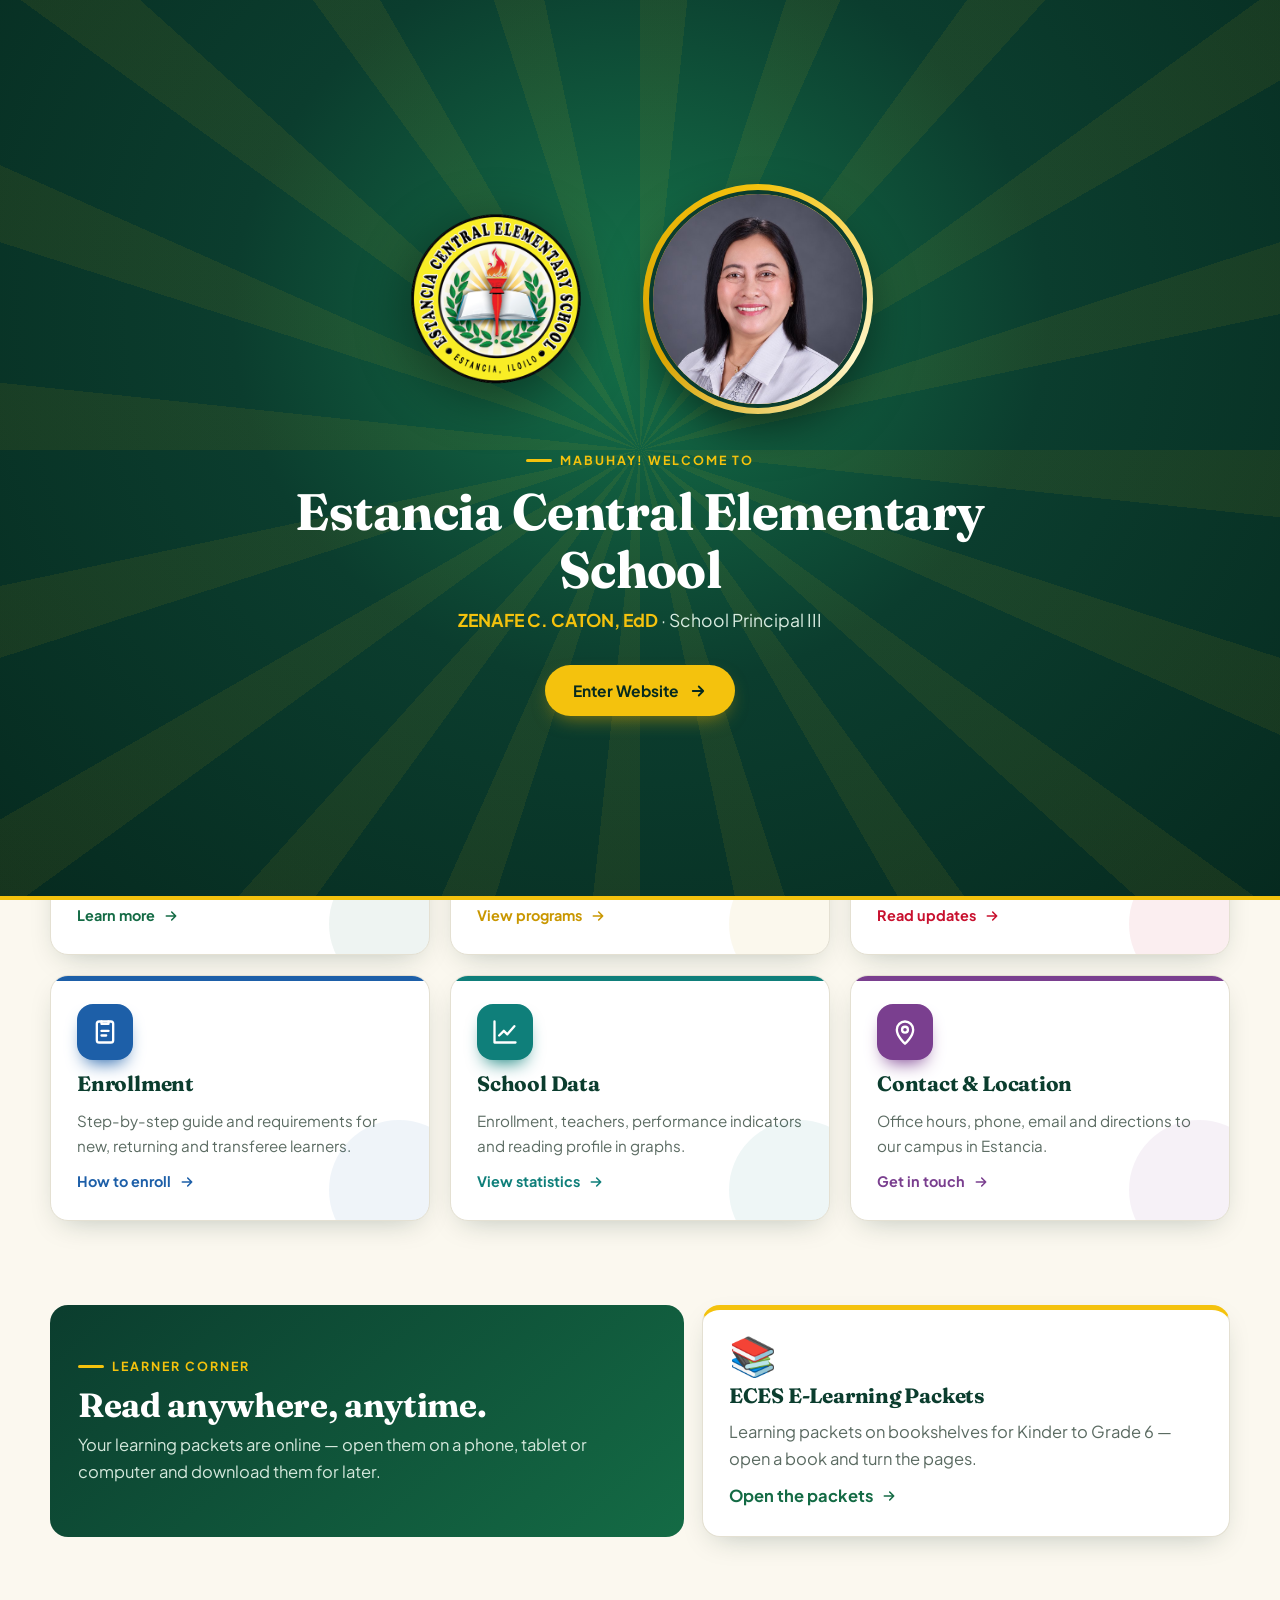
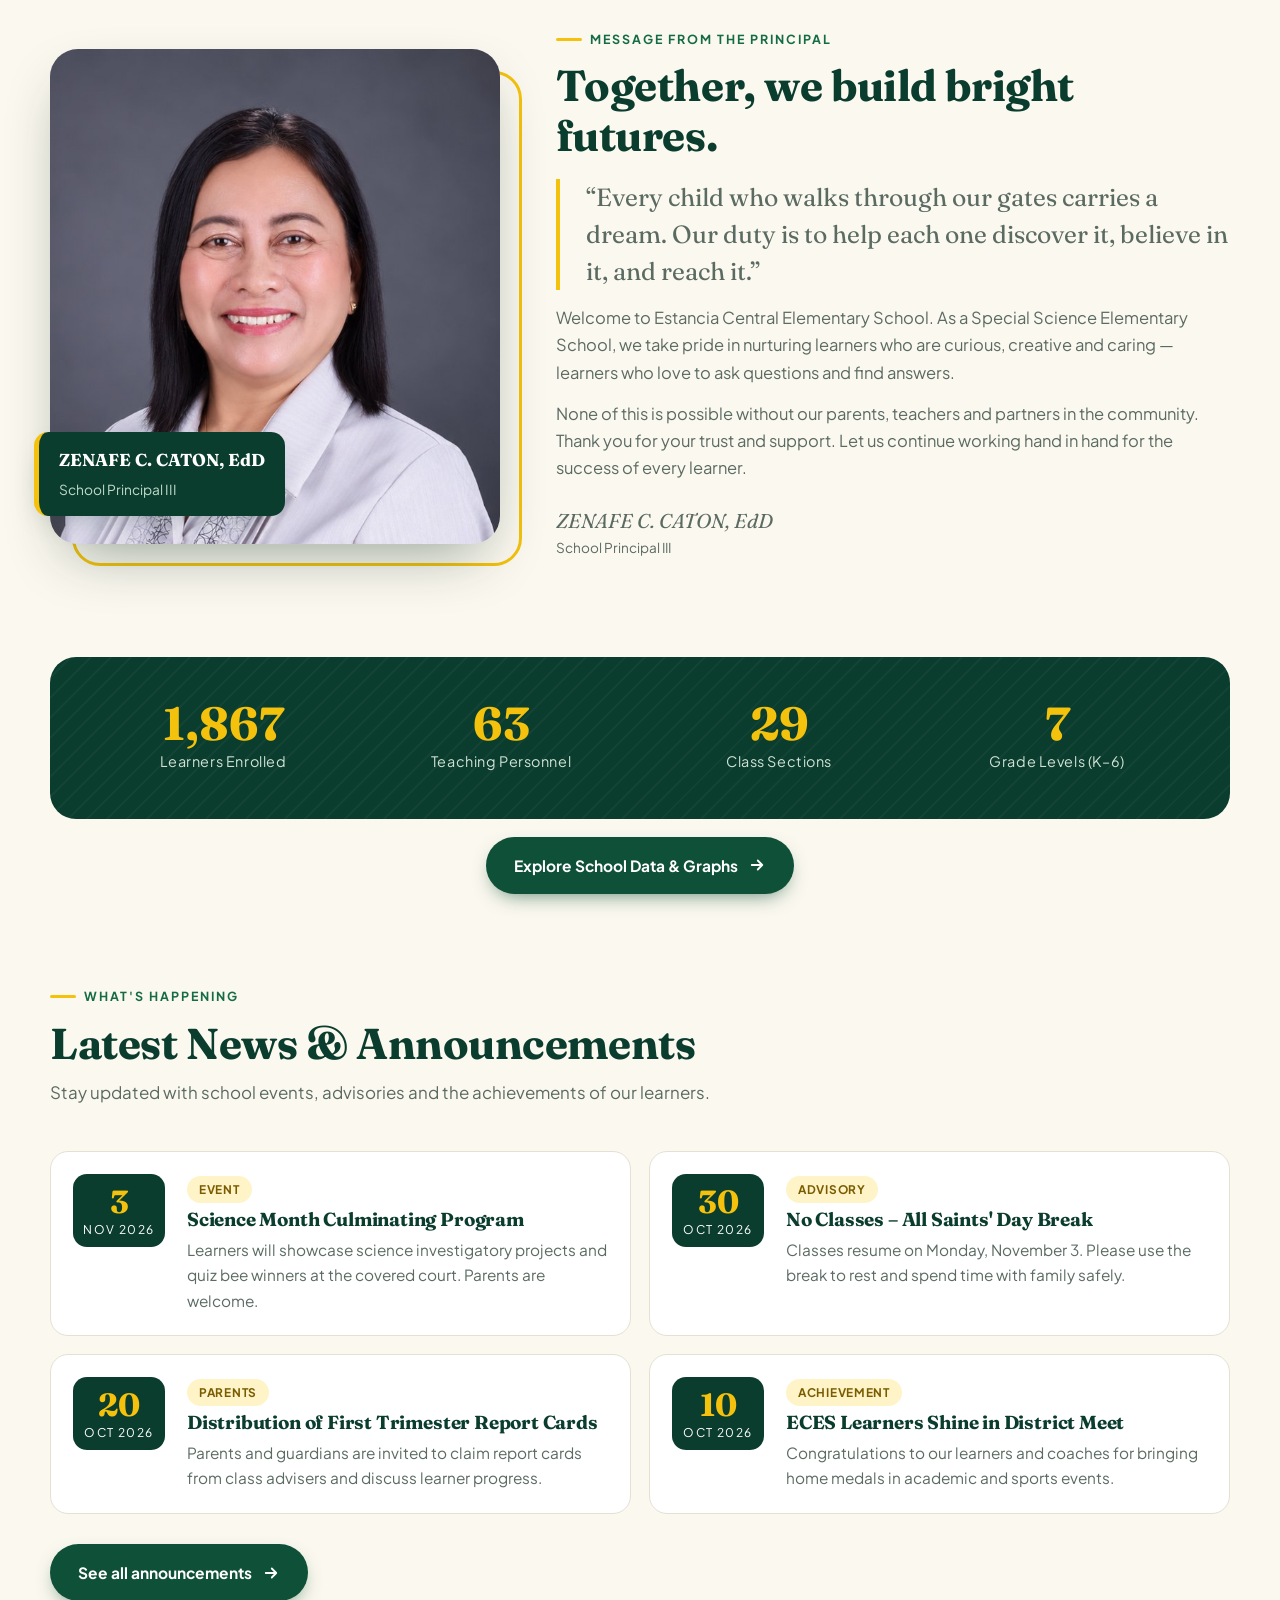
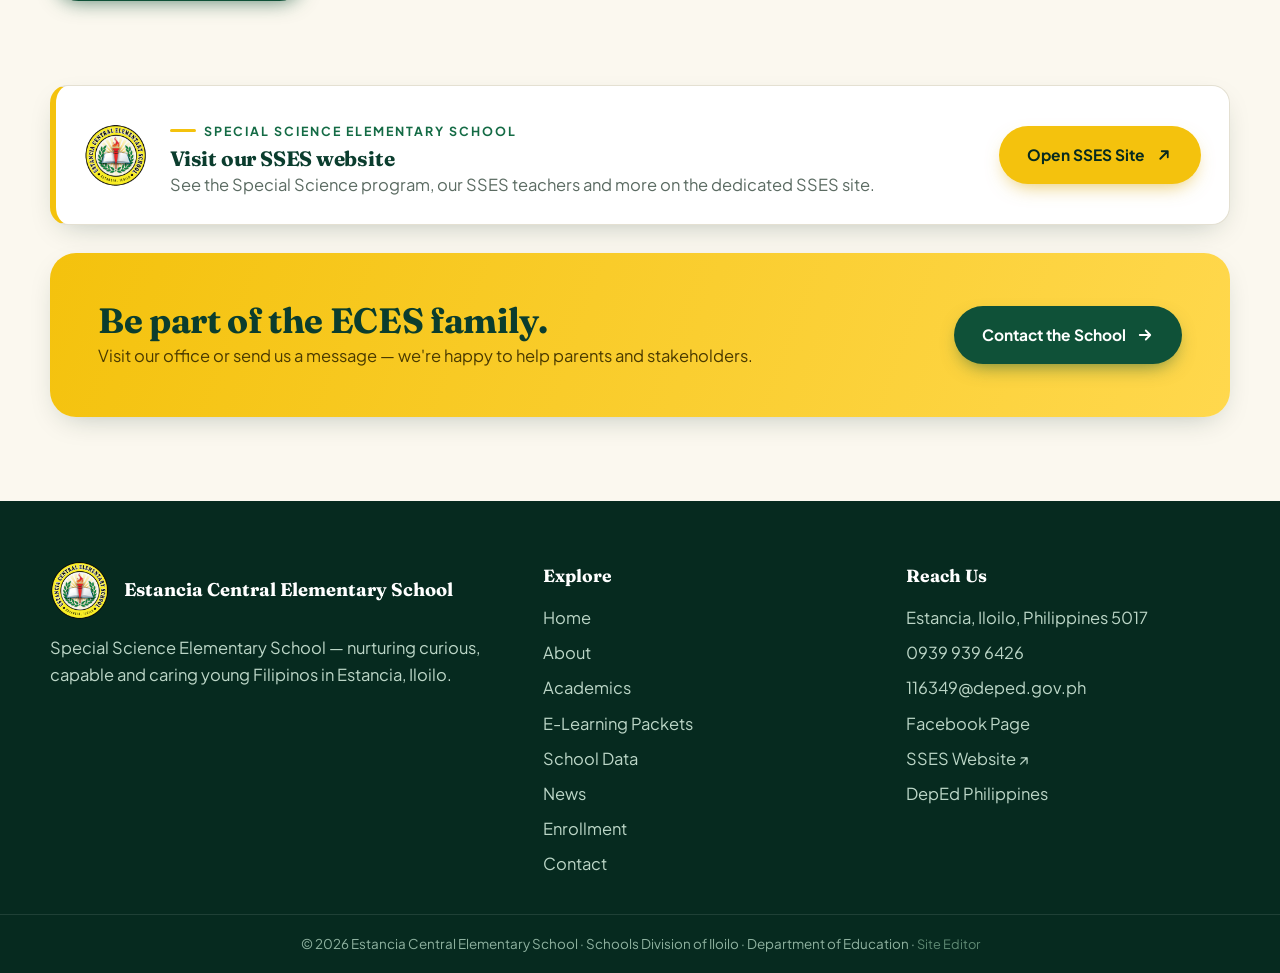
<file: index.html>
<!doctype html>
<html lang="en">
<head>
<meta charset="utf-8">
<meta name="viewport" content="width=device-width,initial-scale=1">
<title>Estancia Central Elementary School | Official Infosite</title>
<meta name="description" content="Official information site of Estancia Central Elementary School (Special Science Elementary School), Estancia, Iloilo — for learners, parents and stakeholders.">
<link rel="icon" href="assets/img/favicon.png">
<link rel="preconnect" href="https://fonts.googleapis.com"><link rel="preconnect" href="https://fonts.gstatic.com" crossorigin>
<link href="https://fonts.googleapis.com/css2?family=Fraunces:ital,opsz,wght@0,9..144,600;0,9..144,700;1,9..144,600&family=Plus+Jakarta+Sans:wght@400;500;600;700&display=swap" rel="stylesheet">
<link rel="stylesheet" href="assets/css/style.css">
</head>
<body data-page="home">

<!-- WELCOME SCREEN: principal + ECES logo -->
<div class="splash" id="splash" role="dialog" aria-label="Welcome">
  <div class="rays"></div>
  <div class="splash-inner">
    <div class="splash-pair">
      <img class="splash-logo" src="assets/img/eces-logo.png" alt="Estancia Central Elementary School logo">
      <div class="splash-photo"><img src="assets/img/principal.jpg" alt="School Principal"></div>
    </div>
    <span class="eyebrow">Mabuhay! Welcome to</span>
    <h1 data-cfg="schoolName">Estancia Central Elementary School</h1>
    <p class="who"><b data-cfg="principalName">Principal's Name</b> · <span data-cfg="principalTitle">School Principal</span></p>
    <button class="btn" data-enter>Enter Website
      <svg viewBox="0 0 24 24" fill="none" stroke="currentColor" stroke-width="2.4" stroke-linecap="round" stroke-linejoin="round"><path d="M5 12h14M13 6l6 6-6 6"/></svg></button>
  </div>
  <div class="splash-bar"></div>
</div>

<div id="site-header"></div>

<main>
  <!-- HERO -->
  <section class="hero">
    <div class="wrap">
      <div>
        <span class="eyebrow" data-cfg="tagline">Special Science Elementary School</span>
        <h1>Where young minds <em>grow, discover</em> and shine.</h1>
        <p class="lead">Welcome to the official information site of Estancia Central Elementary School — your source of news, programs and services for learners, parents and partners in education.</p>
        <div class="actions">
          <a class="btn" href="enrollment.html">Enrollment Guide <svg viewBox="0 0 24 24" fill="none" stroke="currentColor" stroke-width="2.4" stroke-linecap="round" stroke-linejoin="round"><path d="M5 12h14M13 6l6 6-6 6"/></svg></a>
          <a class="btn ghost" href="about.html">Discover ECES</a>
        </div>
      </div>
      <div class="hero-card">
        <div class="hero-photo"><img src="assets/img/principal.jpg" alt="School Principal"></div>
        <div class="hero-name"><b data-cfg="principalName">Principal's Name</b><span data-cfg="principalTitle">School Principal</span></div>
      </div>
    </div>
    <svg class="wave" viewBox="0 0 1440 70" preserveAspectRatio="none"><path fill="#fbf8ef" d="M0 40c240 30 480 30 720 10s480-30 720 0v20H0z"/></svg>
  </section>

  <!-- PAGE BUTTONS -->
  <div class="wrap">
    <div class="tiles">
      <a class="tile t-green reveal" href="about.html">
        <span class="ico"><svg viewBox="0 0 24 24" fill="none" stroke="currentColor" stroke-width="2" stroke-linecap="round" stroke-linejoin="round"><path d="M3 21h18M5 21V9l7-5 7 5v12M9 21v-6h6v6"/></svg></span>
        <h3>About Us</h3><p>Our history, vision, mission and the DepEd core values we live by.</p>
        <span class="go">Learn more <svg viewBox="0 0 24 24" fill="none" stroke="currentColor" stroke-width="2.4" stroke-linecap="round" stroke-linejoin="round"><path d="M5 12h14M13 6l6 6-6 6"/></svg></span>
      </a>
      <a class="tile t-gold reveal" href="academics.html">
        <span class="ico"><svg viewBox="0 0 24 24" fill="none" stroke="currentColor" stroke-width="2" stroke-linecap="round" stroke-linejoin="round"><path d="M2 7l10-4 10 4-10 4L2 7z"/><path d="M6 9v5c0 1.7 2.7 3 6 3s6-1.3 6-3V9"/></svg></span>
        <h3>Academics</h3><p>Kindergarten to Grade 6, the MATATAG curriculum and our Special Science program.</p>
        <span class="go">View programs <svg viewBox="0 0 24 24" fill="none" stroke="currentColor" stroke-width="2.4" stroke-linecap="round" stroke-linejoin="round"><path d="M5 12h14M13 6l6 6-6 6"/></svg></span>
      </a>
      <a class="tile t-red reveal" href="news.html">
        <span class="ico"><svg viewBox="0 0 24 24" fill="none" stroke="currentColor" stroke-width="2" stroke-linecap="round" stroke-linejoin="round"><path d="M3 11l15-6v14L3 13z"/><path d="M7 12v6a2 2 0 0 0 4 0v-4"/></svg></span>
        <h3>News &amp; Announcements</h3><p>Advisories, events, achievements and school calendar updates.</p>
        <span class="go">Read updates <svg viewBox="0 0 24 24" fill="none" stroke="currentColor" stroke-width="2.4" stroke-linecap="round" stroke-linejoin="round"><path d="M5 12h14M13 6l6 6-6 6"/></svg></span>
      </a>
      <a class="tile t-blue reveal" href="enrollment.html">
        <span class="ico"><svg viewBox="0 0 24 24" fill="none" stroke="currentColor" stroke-width="2" stroke-linecap="round" stroke-linejoin="round"><rect x="5" y="3" width="14" height="18" rx="2"/><path d="M9 3v2h6V3M9 11h6M9 15h4"/></svg></span>
        <h3>Enrollment</h3><p>Step-by-step guide and requirements for new, returning and transferee learners.</p>
        <span class="go">How to enroll <svg viewBox="0 0 24 24" fill="none" stroke="currentColor" stroke-width="2.4" stroke-linecap="round" stroke-linejoin="round"><path d="M5 12h14M13 6l6 6-6 6"/></svg></span>
      </a>
      <a class="tile t-teal reveal" href="data.html">
        <span class="ico"><svg viewBox="0 0 24 24" fill="none" stroke="currentColor" stroke-width="2" stroke-linecap="round" stroke-linejoin="round"><path d="M3 3v18h18"/><path d="M7 15l4-4 3 3 6-7"/></svg></span>
        <h3>School Data</h3><p>Enrollment, teachers, performance indicators and reading profile in graphs.</p>
        <span class="go">View statistics <svg viewBox="0 0 24 24" fill="none" stroke="currentColor" stroke-width="2.4" stroke-linecap="round" stroke-linejoin="round"><path d="M5 12h14M13 6l6 6-6 6"/></svg></span>
      </a>
      <a class="tile t-plum reveal" href="contact.html">
        <span class="ico"><svg viewBox="0 0 24 24" fill="none" stroke="currentColor" stroke-width="2" stroke-linecap="round" stroke-linejoin="round"><path d="M12 22s7-6.2 7-12a7 7 0 1 0-14 0c0 5.8 7 12 7 12z"/><circle cx="12" cy="10" r="2.5"/></svg></span>
        <h3>Contact &amp; Location</h3><p>Office hours, phone, email and directions to our campus in Estancia.</p>
        <span class="go">Get in touch <svg viewBox="0 0 24 24" fill="none" stroke="currentColor" stroke-width="2.4" stroke-linecap="round" stroke-linejoin="round"><path d="M5 12h14M13 6l6 6-6 6"/></svg></span>
      </a>
    </div>
  </div>

  <!-- LEARNER CORNER -->
  <section class="section" style="padding-bottom:0">
    <div class="wrap lc-home two">
      <div class="lc-home-intro reveal">
        <span class="eyebrow">Learner Corner</span>
        <h2>Read anywhere, anytime.</h2>
        <p>Your learning packets are online — open them on a phone, tablet or computer and download them for later.</p>
      </div>
      <a class="lc-card gold reveal" href="packets.html">
        <span class="big">📚</span><h3>ECES E-Learning Packets</h3><p>Learning packets on bookshelves for Kinder to Grade 6 — open a book and turn the pages.</p>
        <span class="go">Open the packets <svg viewBox="0 0 24 24" fill="none" stroke="currentColor" stroke-width="2.4" stroke-linecap="round" stroke-linejoin="round"><path d="M5 12h14M13 6l6 6-6 6"/></svg></span>
      </a>

    </div>
  </section>

  <!-- NEW IN THE LIBRARY -->
  <section class="section home-shelf" id="home-shelf" hidden style="padding-bottom:0">
    <div class="wrap">
      <div class="home-shelf-head reveal">
        <div><span class="eyebrow">New E-Learning Packets</span><h2>Pick a book and start reading!</h2></div>
        <a class="btn green" href="packets.html">See all books <svg viewBox="0 0 24 24" fill="none" stroke="currentColor" stroke-width="2.4" stroke-linecap="round" stroke-linejoin="round"><path d="M5 12h14M13 6l6 6-6 6"/></svg></a>
      </div>
      <div class="shelf"><div class="shelf-books" id="home-books"></div></div>
    </div>
  </section>

  <!-- PRINCIPAL'S MESSAGE -->
  <section class="section" id="message">
    <div class="wrap principal">
      <div class="portrait reveal">
        <div class="frame"><img src="assets/img/principal.jpg" alt="School Principal"></div>
        <div class="badge"><b data-cfg="principalName">Principal's Name</b><small data-cfg="principalTitle">School Principal</small></div>
      </div>
      <div class="reveal">
        <span class="eyebrow">Message from the Principal</span>
        <h2 style="font-size:clamp(1.9rem,3.6vw,2.7rem);margin-top:12px">Together, we build bright futures.</h2>
        <p class="quote">“Every child who walks through our gates carries a dream. Our duty is to help each one discover it, believe in it, and reach it.”</p>
        <p>Welcome to Estancia Central Elementary School. As a Special Science Elementary School, we take pride in nurturing learners who are curious, creative and caring — learners who love to ask questions and find answers.</p>
        <p>None of this is possible without our parents, teachers and partners in the community. Thank you for your trust and support. Let us continue working hand in hand for the success of every learner.</p>
        <p class="sign"><span data-cfg="principalName">Principal's Name</span><small data-cfg="principalTitle">School Principal</small></p>
      </div>
    </div>
  </section>

  <!-- STATS -->
  <section>
    <div class="wrap"><div class="stats reveal" data-stats></div>
      <p style="text-align:center;margin-top:18px"><a class="btn green" href="data.html">Explore School Data &amp; Graphs <svg viewBox="0 0 24 24" fill="none" stroke="currentColor" stroke-width="2.4" stroke-linecap="round" stroke-linejoin="round"><path d="M5 12h14M13 6l6 6-6 6"/></svg></a></p></div>
  </section>

  <!-- LATEST NEWS -->
  <section class="section">
    <div class="wrap">
      <div class="section-head reveal">
        <span class="eyebrow">What's happening</span>
        <h2>Latest News &amp; Announcements</h2>
        <p>Stay updated with school events, advisories and the achievements of our learners.</p>
      </div>
      <div class="news-grid" data-news="4"></div>
      <div style="margin-top:30px"><a class="btn green" href="news.html">See all announcements <svg viewBox="0 0 24 24" fill="none" stroke="currentColor" stroke-width="2.4" stroke-linecap="round" stroke-linejoin="round"><path d="M5 12h14M13 6l6 6-6 6"/></svg></a></div>
    </div>
  </section>

  <!-- SSES LINK -->
  <section style="margin-bottom:28px">
    <div class="wrap">
      <div class="sses-band reveal" data-sses>
        <img src="assets/img/eces-logo.png" alt="">
        <div><span class="eyebrow">Special Science Elementary School</span><h3 style="margin-top:6px">Visit our SSES website</h3><p>See the Special Science program, our SSES teachers and more on the dedicated SSES site.</p></div>
        <a class="btn" href="#" target="_blank" rel="noopener">Open SSES Site <svg viewBox="0 0 24 24" fill="none" stroke="currentColor" stroke-width="2.4" stroke-linecap="round" stroke-linejoin="round"><path d="M7 17L17 7M9 7h8v8"/></svg></a>
      </div>
    </div>
  </section>

  <!-- CTA -->
  <section>
    <div class="wrap">
      <div class="cta reveal">
        <div><h2>Be part of the ECES family.</h2><p>Visit our office or send us a message — we're happy to help parents and stakeholders.</p></div>
        <a class="btn green" href="contact.html">Contact the School <svg viewBox="0 0 24 24" fill="none" stroke="currentColor" stroke-width="2.4" stroke-linecap="round" stroke-linejoin="round"><path d="M5 12h14M13 6l6 6-6 6"/></svg></a>
      </div>
    </div>
  </section>
</main>

<div id="site-footer"></div>
<script>/* always load the newest settings */(function(v){document.write('<script src="assets/js/config.js?v='+v+'"><\/script>');document.write('<script src="assets/js/school-data.js?v='+v+'"><\/script>');})(Date.now());</script>
<script src="assets/js/library.js"></script>
<script src="assets/js/library-home.js"></script>
<script src="assets/js/main.js"></script>
</body>
</html>
</file>
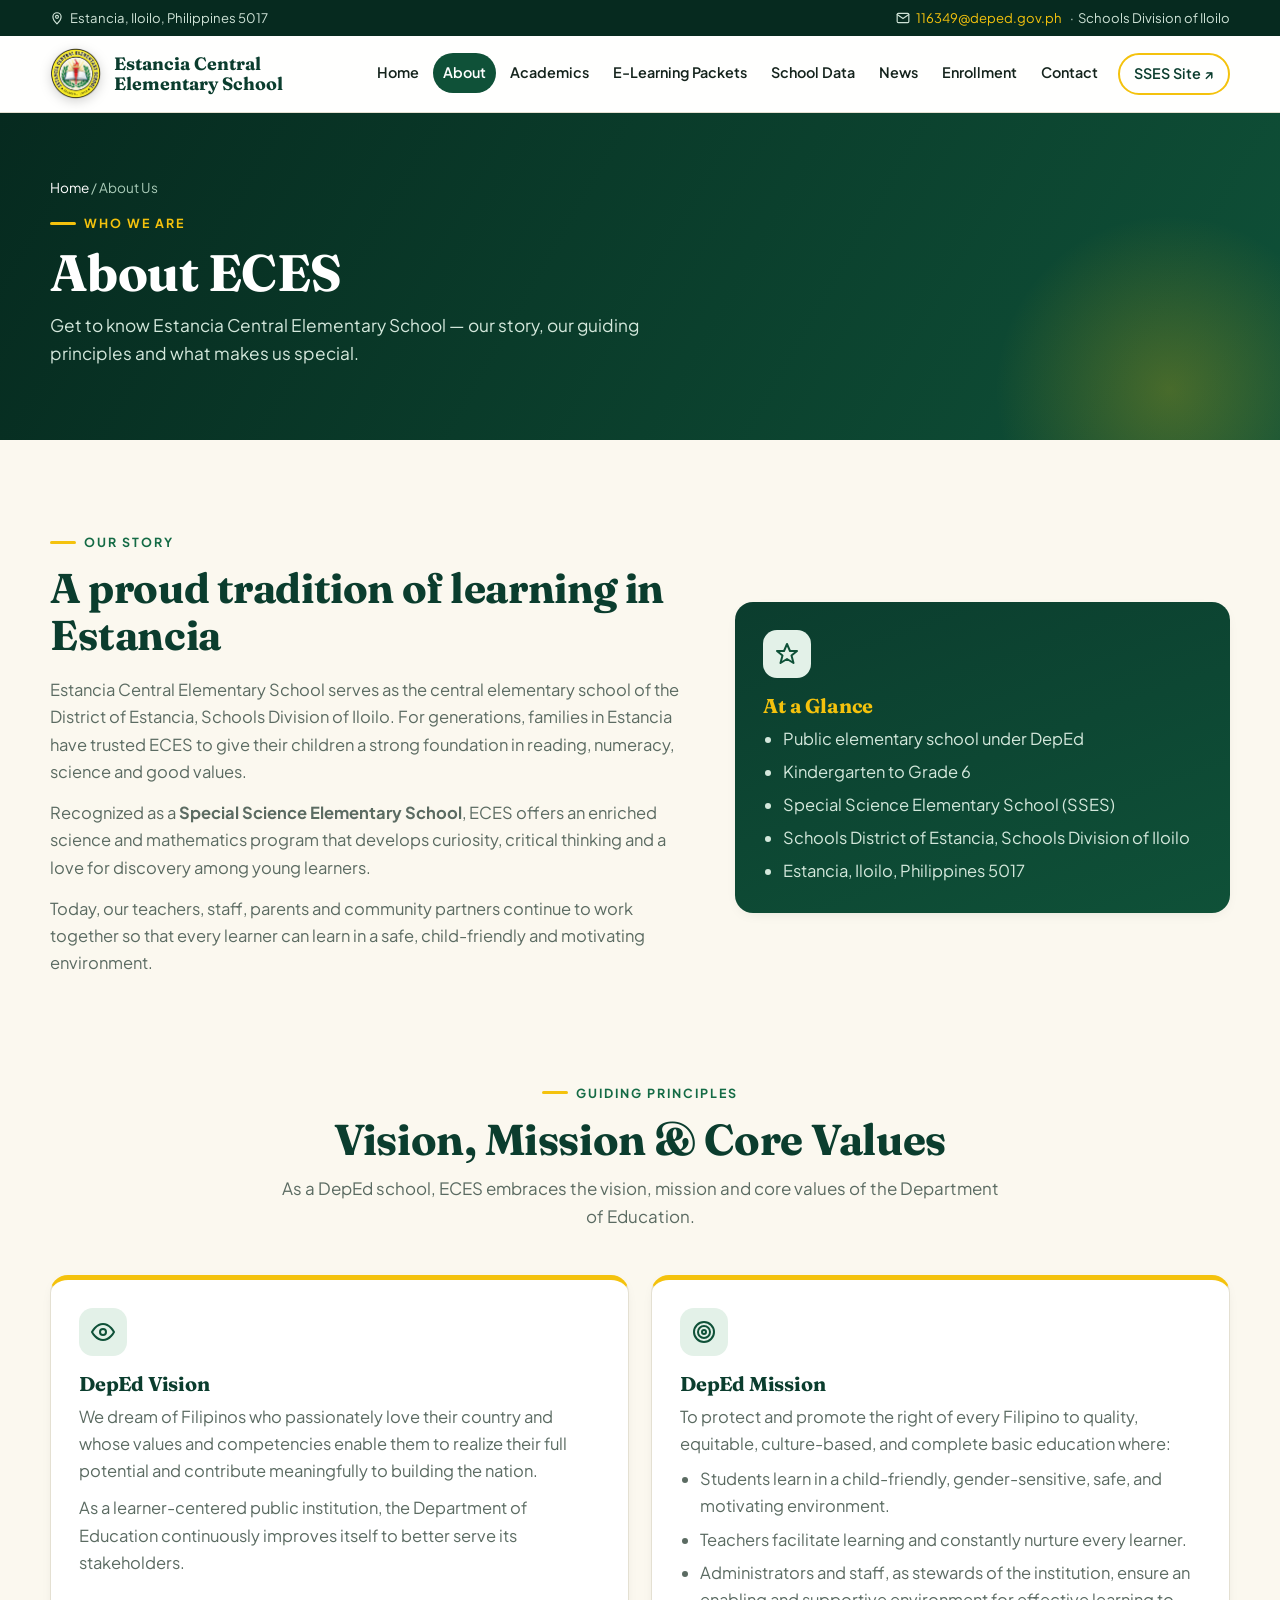
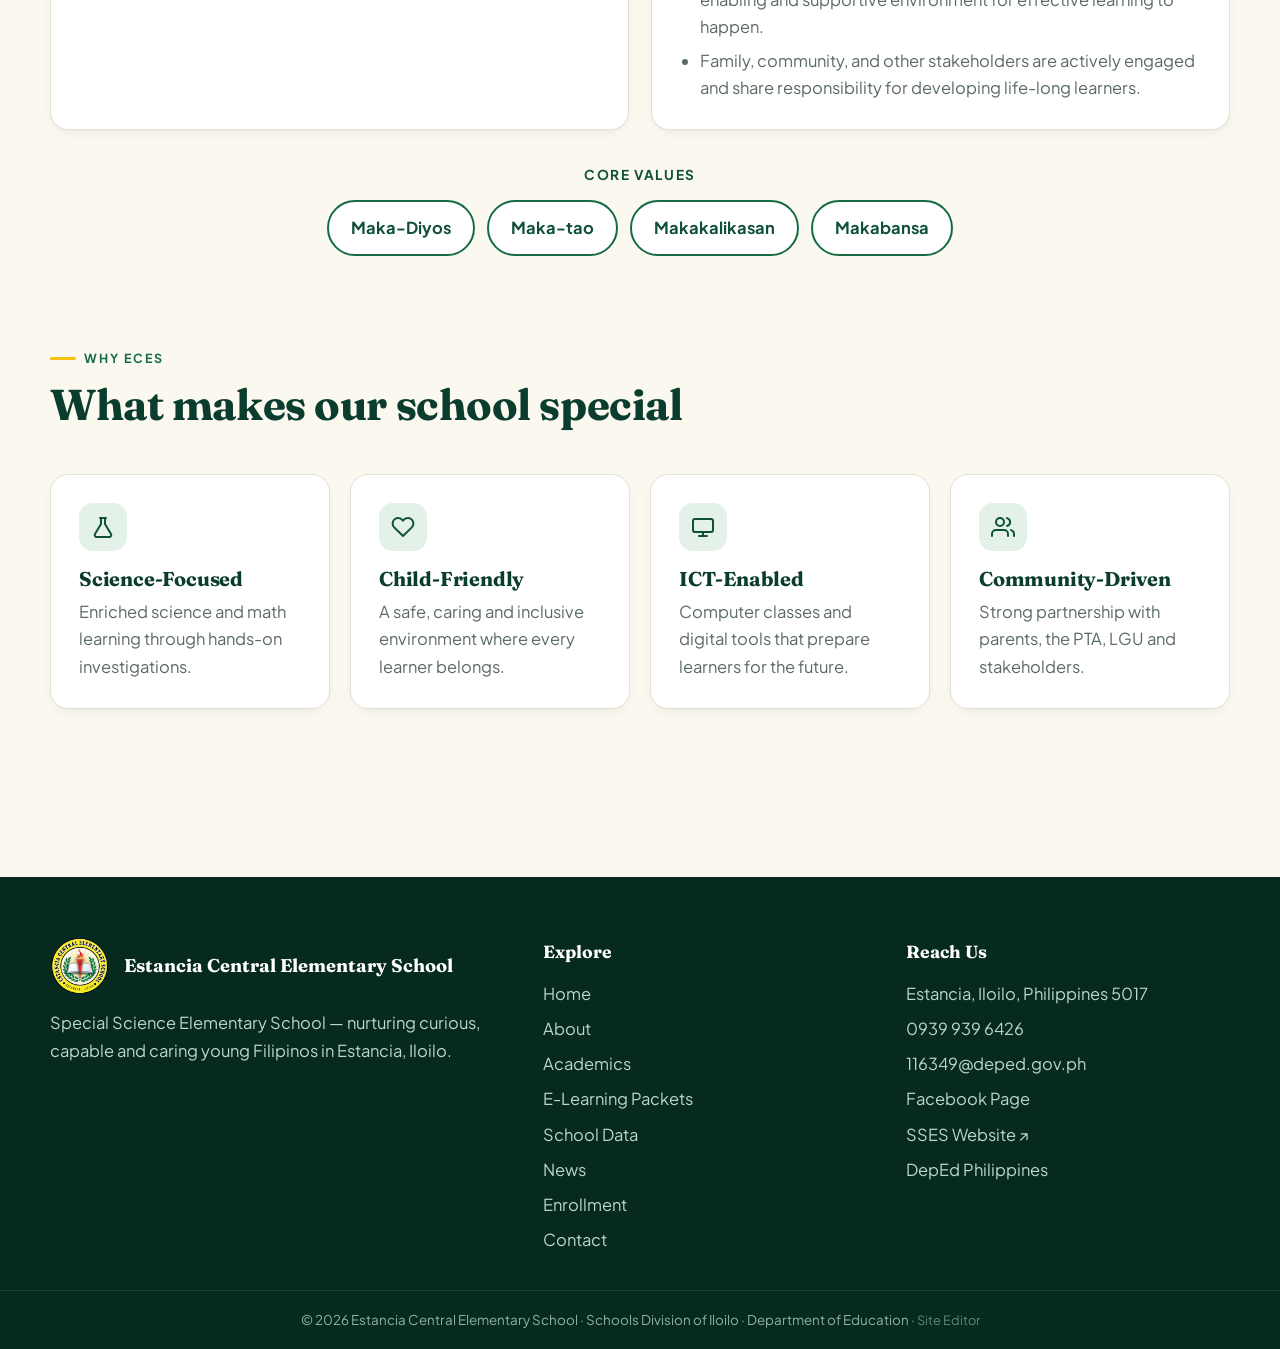
<file: about.html>
<!doctype html>
<html lang="en">
<head>
<meta charset="utf-8">
<meta name="viewport" content="width=device-width,initial-scale=1">
<title>About Us | Estancia Central Elementary School</title>
<meta name="description" content="Get to know Estancia Central Elementary School — our story, our guiding principles and what makes us special.">
<link rel="icon" href="assets/img/favicon.png">
<link rel="preconnect" href="https://fonts.googleapis.com"><link rel="preconnect" href="https://fonts.gstatic.com" crossorigin>
<link href="https://fonts.googleapis.com/css2?family=Fraunces:ital,opsz,wght@0,9..144,600;0,9..144,700;1,9..144,600&family=Plus+Jakarta+Sans:wght@400;500;600;700&display=swap" rel="stylesheet">
<link rel="stylesheet" href="assets/css/style.css">
</head>
<body data-page="about">
<div id="site-header"></div>
<main>
  <section class="page-hero"><div class="wrap">
    <div class="crumbs"><a href="index.html">Home</a> / About Us</div>
    <span class="eyebrow">Who We Are</span>
    <h1>About ECES</h1>
    <p>Get to know Estancia Central Elementary School — our story, our guiding principles and what makes us special.</p>
  </div></section>

  <section class="section"><div class="wrap principal split-wide">
    <div class="reveal">
      <span class="eyebrow">Our Story</span>
      <h2 style="font-size:clamp(1.9rem,3.6vw,2.6rem);margin:12px 0 16px">A proud tradition of learning in Estancia</h2>
      <p style="color:var(--muted);margin-bottom:14px">Estancia Central Elementary School serves as the central elementary school of the District of Estancia, Schools Division of Iloilo. For generations, families in Estancia have trusted ECES to give their children a strong foundation in reading, numeracy, science and good values.</p>
      <p style="color:var(--muted);margin-bottom:14px">Recognized as a <b>Special Science Elementary School</b>, ECES offers an enriched science and mathematics program that develops curiosity, critical thinking and a love for discovery among young learners.</p>
      <p style="color:var(--muted)">Today, our teachers, staff, parents and community partners continue to work together so that every learner can learn in a safe, child-friendly and motivating environment.</p>
    </div>
    <div class="card feature reveal">
      <span class="ico"><svg viewBox="0 0 24 24" fill="none" stroke="currentColor" stroke-width="2" stroke-linecap="round" stroke-linejoin="round"><path d="M12 2l3 7h7l-5.5 4.5 2 7.5L12 17l-6.5 4 2-7.5L2 9h7z"/></svg></span>
      <h3>At a Glance</h3>
      <ul>
        <li>Public elementary school under DepEd</li>
        <li>Kindergarten to Grade 6</li>
        <li>Special Science Elementary School (SSES)</li>
        <li><span data-cfg="district">District of Estancia</span>, <span data-cfg="division">Schools Division of Iloilo</span></li>
        <li data-cfg="address">Estancia, Iloilo</li>
      </ul>
    </div>
  </div></section>

  <section class="section" style="padding-top:0"><div class="wrap">
    <div class="section-head center reveal"><span class="eyebrow">Guiding Principles</span><h2>Vision, Mission &amp; Core Values</h2><p>As a DepEd school, ECES embraces the vision, mission and core values of the Department of Education.</p></div>
    <div class="grid-2">
      <div class="card vm reveal"><span class="ico"><svg viewBox="0 0 24 24" fill="none" stroke="currentColor" stroke-width="2" stroke-linecap="round" stroke-linejoin="round"><path d="M1 12s4-8 11-8 11 8 11 8-4 8-11 8S1 12 1 12z"/><circle cx="12" cy="12" r="3"/></svg></span><h3>DepEd Vision</h3>
        <p>We dream of Filipinos who passionately love their country and whose values and competencies enable them to realize their full potential and contribute meaningfully to building the nation.</p>
        <p style="margin-top:10px">As a learner-centered public institution, the Department of Education continuously improves itself to better serve its stakeholders.</p></div>
      <div class="card vm reveal"><span class="ico"><svg viewBox="0 0 24 24" fill="none" stroke="currentColor" stroke-width="2" stroke-linecap="round" stroke-linejoin="round"><circle cx="12" cy="12" r="10"/><circle cx="12" cy="12" r="6"/><circle cx="12" cy="12" r="2"/></svg></span><h3>DepEd Mission</h3>
        <p>To protect and promote the right of every Filipino to quality, equitable, culture-based, and complete basic education where:</p>
        <ul style="margin-top:8px"><li>Students learn in a child-friendly, gender-sensitive, safe, and motivating environment.</li><li>Teachers facilitate learning and constantly nurture every learner.</li><li>Administrators and staff, as stewards of the institution, ensure an enabling and supportive environment for effective learning to happen.</li><li>Family, community, and other stakeholders are actively engaged and share responsibility for developing life-long learners.</li></ul></div>
    </div>
    <div class="reveal" style="margin-top:34px">
      <p class="center" style="font-weight:700;color:var(--green-800);margin-bottom:14px;letter-spacing:.12em;text-transform:uppercase;font-size:.85rem;text-align:center">Core Values</p>
      <div class="values"><span>Maka-Diyos</span><span>Maka-tao</span><span>Makakalikasan</span><span>Makabansa</span></div>
    </div>
  </div></section>

  <section class="section" style="padding-top:0"><div class="wrap">
    <div class="section-head reveal"><span class="eyebrow">Why ECES</span><h2>What makes our school special</h2></div>
    <div class="grid-4">
      <div class="card reveal"><span class="ico"><svg viewBox="0 0 24 24" fill="none" stroke="currentColor" stroke-width="2" stroke-linecap="round" stroke-linejoin="round"><path d="M9 3h6M10 3v6L4 19a2 2 0 0 0 1.7 3h12.6a2 2 0 0 0 1.7-3L14 9V3"/></svg></span><h3>Science-Focused</h3><p>Enriched science and math learning through hands-on investigations.</p></div>
      <div class="card reveal"><span class="ico"><svg viewBox="0 0 24 24" fill="none" stroke="currentColor" stroke-width="2" stroke-linecap="round" stroke-linejoin="round"><path d="M20.8 4.6a5.5 5.5 0 0 0-7.8 0L12 5.7l-1-1.1a5.5 5.5 0 0 0-7.8 7.8L12 21l8.8-8.6a5.5 5.5 0 0 0 0-7.8z"/></svg></span><h3>Child-Friendly</h3><p>A safe, caring and inclusive environment where every learner belongs.</p></div>
      <div class="card reveal"><span class="ico"><svg viewBox="0 0 24 24" fill="none" stroke="currentColor" stroke-width="2" stroke-linecap="round" stroke-linejoin="round"><rect x="2" y="4" width="20" height="13" rx="2"/><path d="M8 21h8M12 17v4"/></svg></span><h3>ICT-Enabled</h3><p>Computer classes and digital tools that prepare learners for the future.</p></div>
      <div class="card reveal"><span class="ico"><svg viewBox="0 0 24 24" fill="none" stroke="currentColor" stroke-width="2" stroke-linecap="round" stroke-linejoin="round"><path d="M17 21v-2a4 4 0 0 0-4-4H5a4 4 0 0 0-4 4v2"/><circle cx="9" cy="7" r="4"/><path d="M23 21v-2a4 4 0 0 0-3-3.9M16 3.1a4 4 0 0 1 0 7.8"/></svg></span><h3>Community-Driven</h3><p>Strong partnership with parents, the PTA, LGU and stakeholders.</p></div>
    </div>
  </div></section>

</main>
<div id="site-footer"></div>
<script>/* always load the newest settings */(function(v){document.write('<script src="assets/js/config.js?v='+v+'"><\/script>');})(Date.now());</script>
<script src="assets/js/main.js"></script>
</body>
</html>
</file>
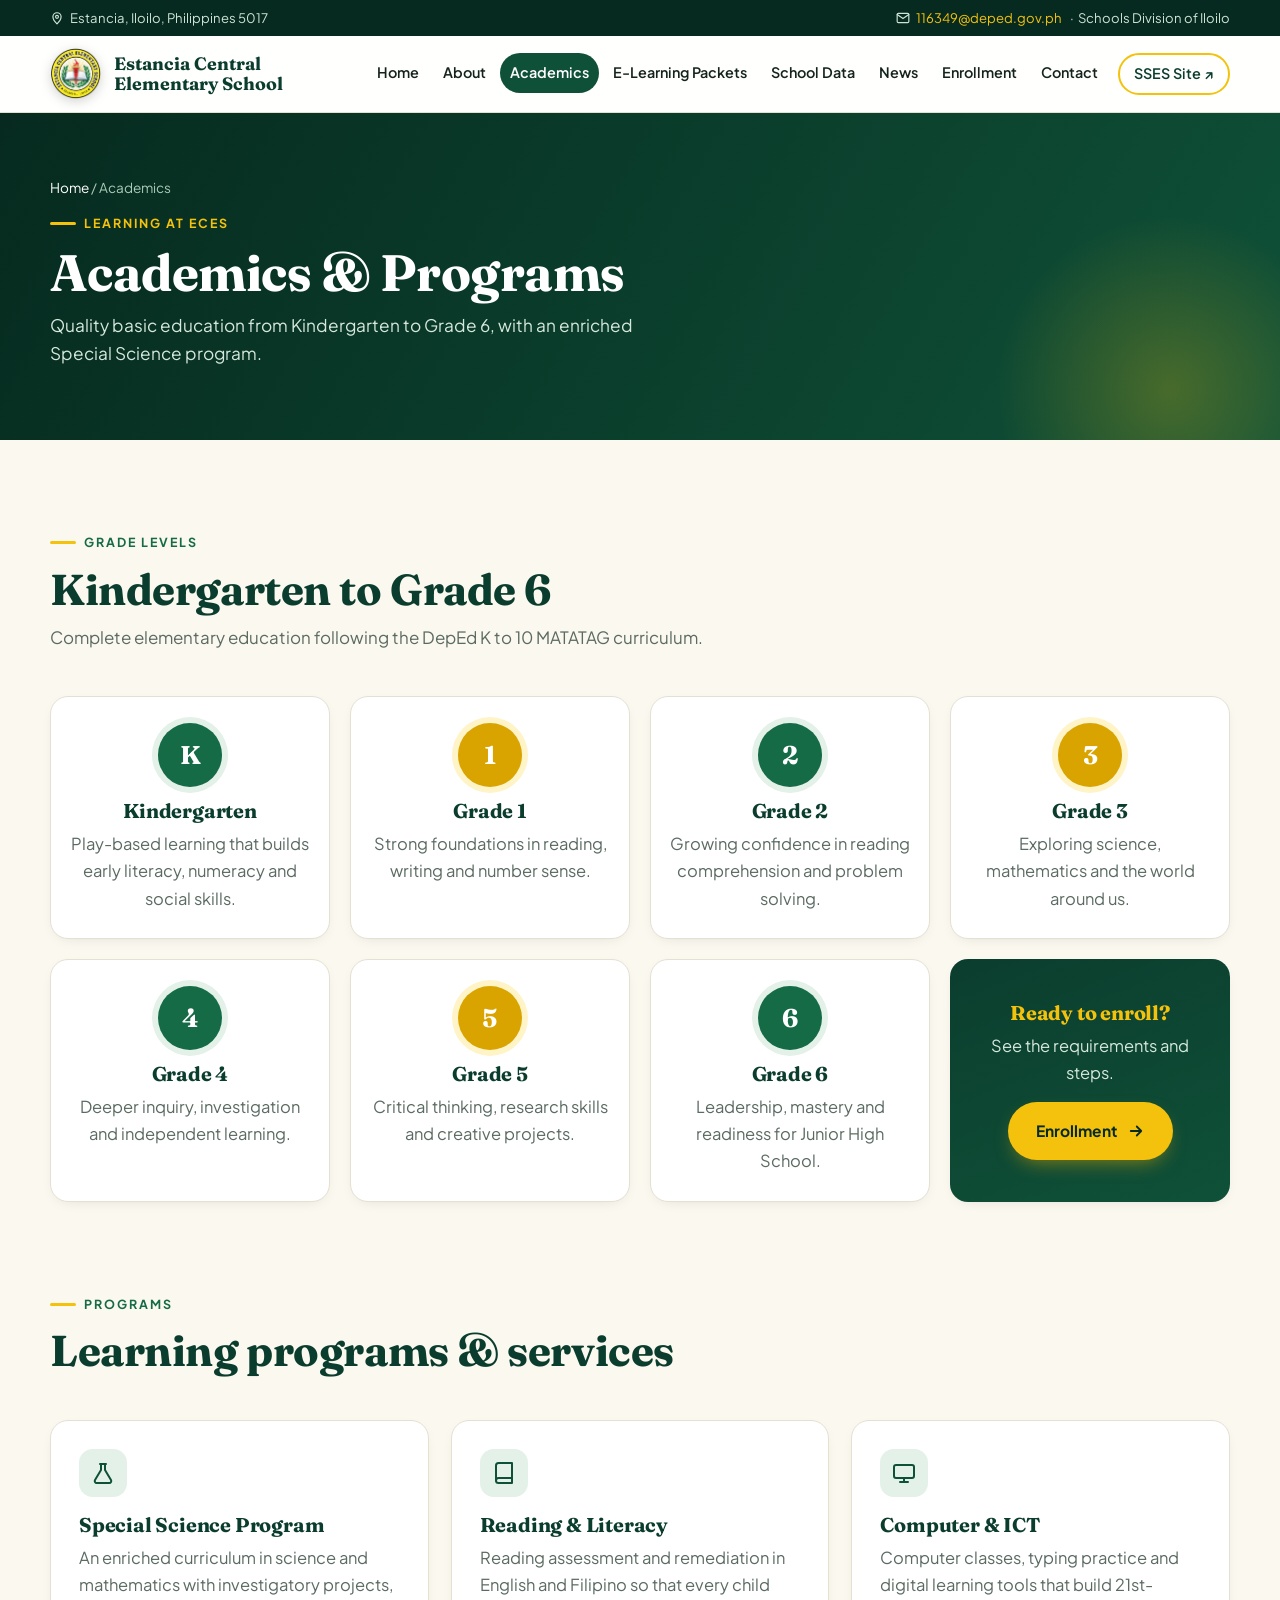
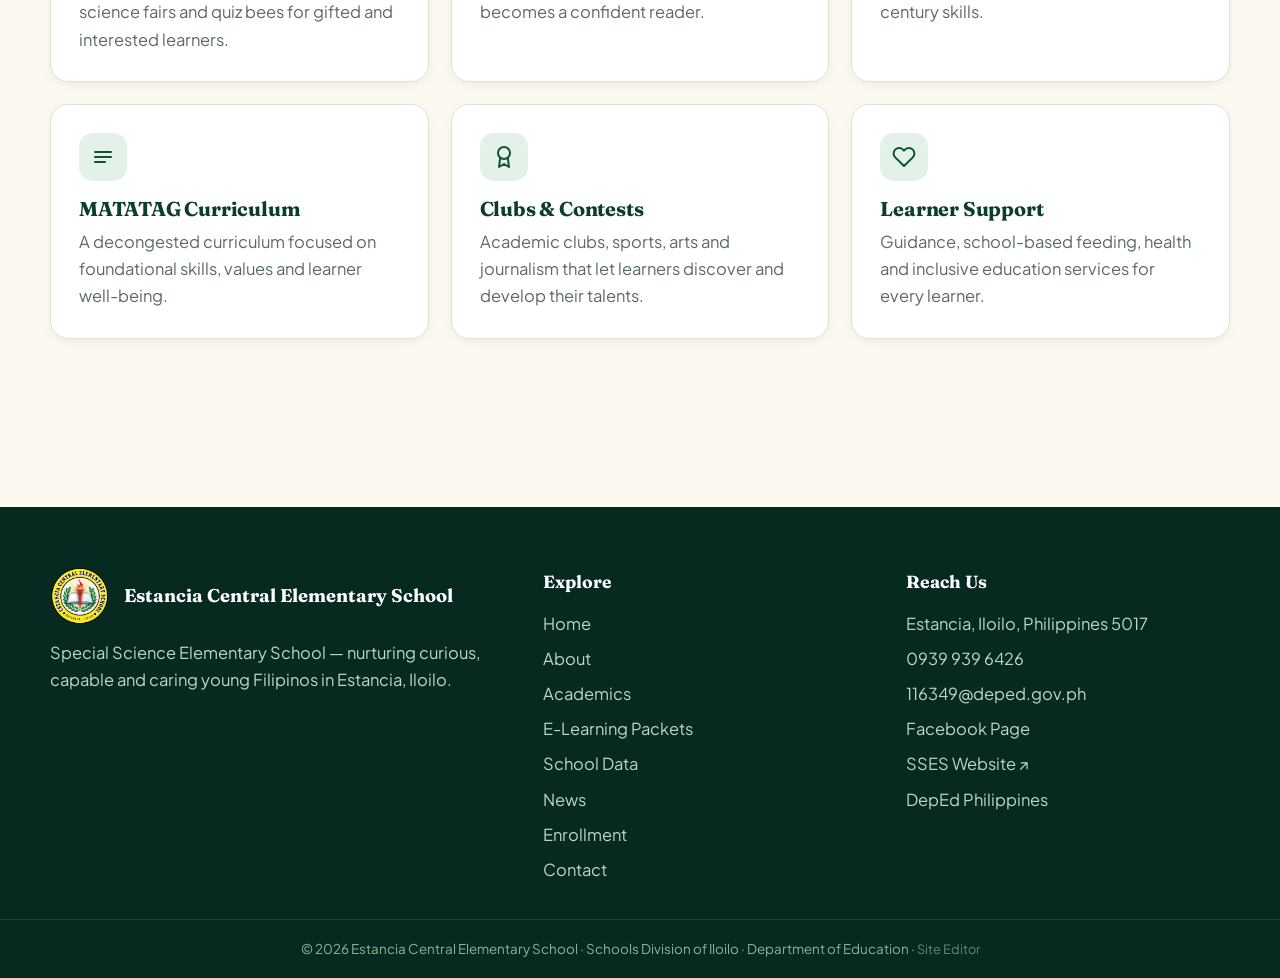
<file: academics.html>
<!doctype html>
<html lang="en">
<head>
<meta charset="utf-8">
<meta name="viewport" content="width=device-width,initial-scale=1">
<title>Academics | Estancia Central Elementary School</title>
<meta name="description" content="Quality basic education from Kindergarten to Grade 6, with an enriched Special Science program.">
<link rel="icon" href="assets/img/favicon.png">
<link rel="preconnect" href="https://fonts.googleapis.com"><link rel="preconnect" href="https://fonts.gstatic.com" crossorigin>
<link href="https://fonts.googleapis.com/css2?family=Fraunces:ital,opsz,wght@0,9..144,600;0,9..144,700;1,9..144,600&family=Plus+Jakarta+Sans:wght@400;500;600;700&display=swap" rel="stylesheet">
<link rel="stylesheet" href="assets/css/style.css">
</head>
<body data-page="academics">
<div id="site-header"></div>
<main>
  <section class="page-hero"><div class="wrap">
    <div class="crumbs"><a href="index.html">Home</a> / Academics</div>
    <span class="eyebrow">Learning at ECES</span>
    <h1>Academics &amp; Programs</h1>
    <p>Quality basic education from Kindergarten to Grade 6, with an enriched Special Science program.</p>
  </div></section>

  <section class="section"><div class="wrap">
    <div class="section-head reveal"><span class="eyebrow">Grade Levels</span><h2>Kindergarten to Grade 6</h2><p>Complete elementary education following the DepEd K to 10 MATATAG curriculum.</p></div>
    <div class="grid-4"><div class="card grade reveal"><div class="num">K</div><h3>Kindergarten</h3><p>Play-based learning that builds early literacy, numeracy and social skills.</p></div><div class="card grade reveal"><div class="num">1</div><h3>Grade 1</h3><p>Strong foundations in reading, writing and number sense.</p></div><div class="card grade reveal"><div class="num">2</div><h3>Grade 2</h3><p>Growing confidence in reading comprehension and problem solving.</p></div><div class="card grade reveal"><div class="num">3</div><h3>Grade 3</h3><p>Exploring science, mathematics and the world around us.</p></div><div class="card grade reveal"><div class="num">4</div><h3>Grade 4</h3><p>Deeper inquiry, investigation and independent learning.</p></div><div class="card grade reveal"><div class="num">5</div><h3>Grade 5</h3><p>Critical thinking, research skills and creative projects.</p></div><div class="card grade reveal"><div class="num">6</div><h3>Grade 6</h3><p>Leadership, mastery and readiness for Junior High School.</p></div>
      <a class="card grade feature reveal" href="enrollment.html" style="display:flex;flex-direction:column;justify-content:center;align-items:center"><h3>Ready to enroll?</h3><p style="margin-bottom:16px">See the requirements and steps.</p><span class="btn">Enrollment <svg viewBox="0 0 24 24" fill="none" stroke="currentColor" stroke-width="2.4" stroke-linecap="round" stroke-linejoin="round"><path d="M5 12h14M13 6l6 6-6 6"/></svg></span></a>
    </div>
  </div></section>

  <section class="section" style="padding-top:0"><div class="wrap">
    <div class="section-head reveal"><span class="eyebrow">Programs</span><h2>Learning programs &amp; services</h2></div>
    <div class="grid-3">
      <div class="card reveal"><span class="ico"><svg viewBox="0 0 24 24" fill="none" stroke="currentColor" stroke-width="2" stroke-linecap="round" stroke-linejoin="round"><path d="M9 3h6M10 3v6L4 19a2 2 0 0 0 1.7 3h12.6a2 2 0 0 0 1.7-3L14 9V3"/></svg></span><h3>Special Science Program</h3><p>An enriched curriculum in science and mathematics with investigatory projects, science fairs and quiz bees for gifted and interested learners.</p></div>
      <div class="card reveal"><span class="ico"><svg viewBox="0 0 24 24" fill="none" stroke="currentColor" stroke-width="2" stroke-linecap="round" stroke-linejoin="round"><path d="M4 19.5A2.5 2.5 0 0 1 6.5 17H20V2H6.5A2.5 2.5 0 0 0 4 4.5v15z"/><path d="M4 19.5A2.5 2.5 0 0 0 6.5 22H20v-5"/></svg></span><h3>Reading &amp; Literacy</h3><p>Reading assessment and remediation in English and Filipino so that every child becomes a confident reader.</p></div>
      <div class="card reveal"><span class="ico"><svg viewBox="0 0 24 24" fill="none" stroke="currentColor" stroke-width="2" stroke-linecap="round" stroke-linejoin="round"><rect x="2" y="4" width="20" height="13" rx="2"/><path d="M8 21h8M12 17v4"/></svg></span><h3>Computer &amp; ICT</h3><p>Computer classes, typing practice and digital learning tools that build 21st-century skills.</p></div>
      <div class="card reveal"><span class="ico"><svg viewBox="0 0 24 24" fill="none" stroke="currentColor" stroke-width="2" stroke-linecap="round" stroke-linejoin="round"><path d="M4 7h16M4 12h16M4 17h10"/></svg></span><h3>MATATAG Curriculum</h3><p>A decongested curriculum focused on foundational skills, values and learner well-being.</p></div>
      <div class="card reveal"><span class="ico"><svg viewBox="0 0 24 24" fill="none" stroke="currentColor" stroke-width="2" stroke-linecap="round" stroke-linejoin="round"><circle cx="12" cy="8" r="6"/><path d="M8.2 13.2 7 22l5-3 5 3-1.2-8.8"/></svg></span><h3>Clubs &amp; Contests</h3><p>Academic clubs, sports, arts and journalism that let learners discover and develop their talents.</p></div>
      <div class="card reveal"><span class="ico"><svg viewBox="0 0 24 24" fill="none" stroke="currentColor" stroke-width="2" stroke-linecap="round" stroke-linejoin="round"><path d="M20.8 4.6a5.5 5.5 0 0 0-7.8 0L12 5.7l-1-1.1a5.5 5.5 0 0 0-7.8 7.8L12 21l8.8-8.6a5.5 5.5 0 0 0 0-7.8z"/></svg></span><h3>Learner Support</h3><p>Guidance, school-based feeding, health and inclusive education services for every learner.</p></div>
    </div>
  </div></section>

</main>
<div id="site-footer"></div>
<script>/* always load the newest settings */(function(v){document.write('<script src="assets/js/config.js?v='+v+'"><\/script>');})(Date.now());</script>
<script src="assets/js/main.js"></script>
</body>
</html>
</file>
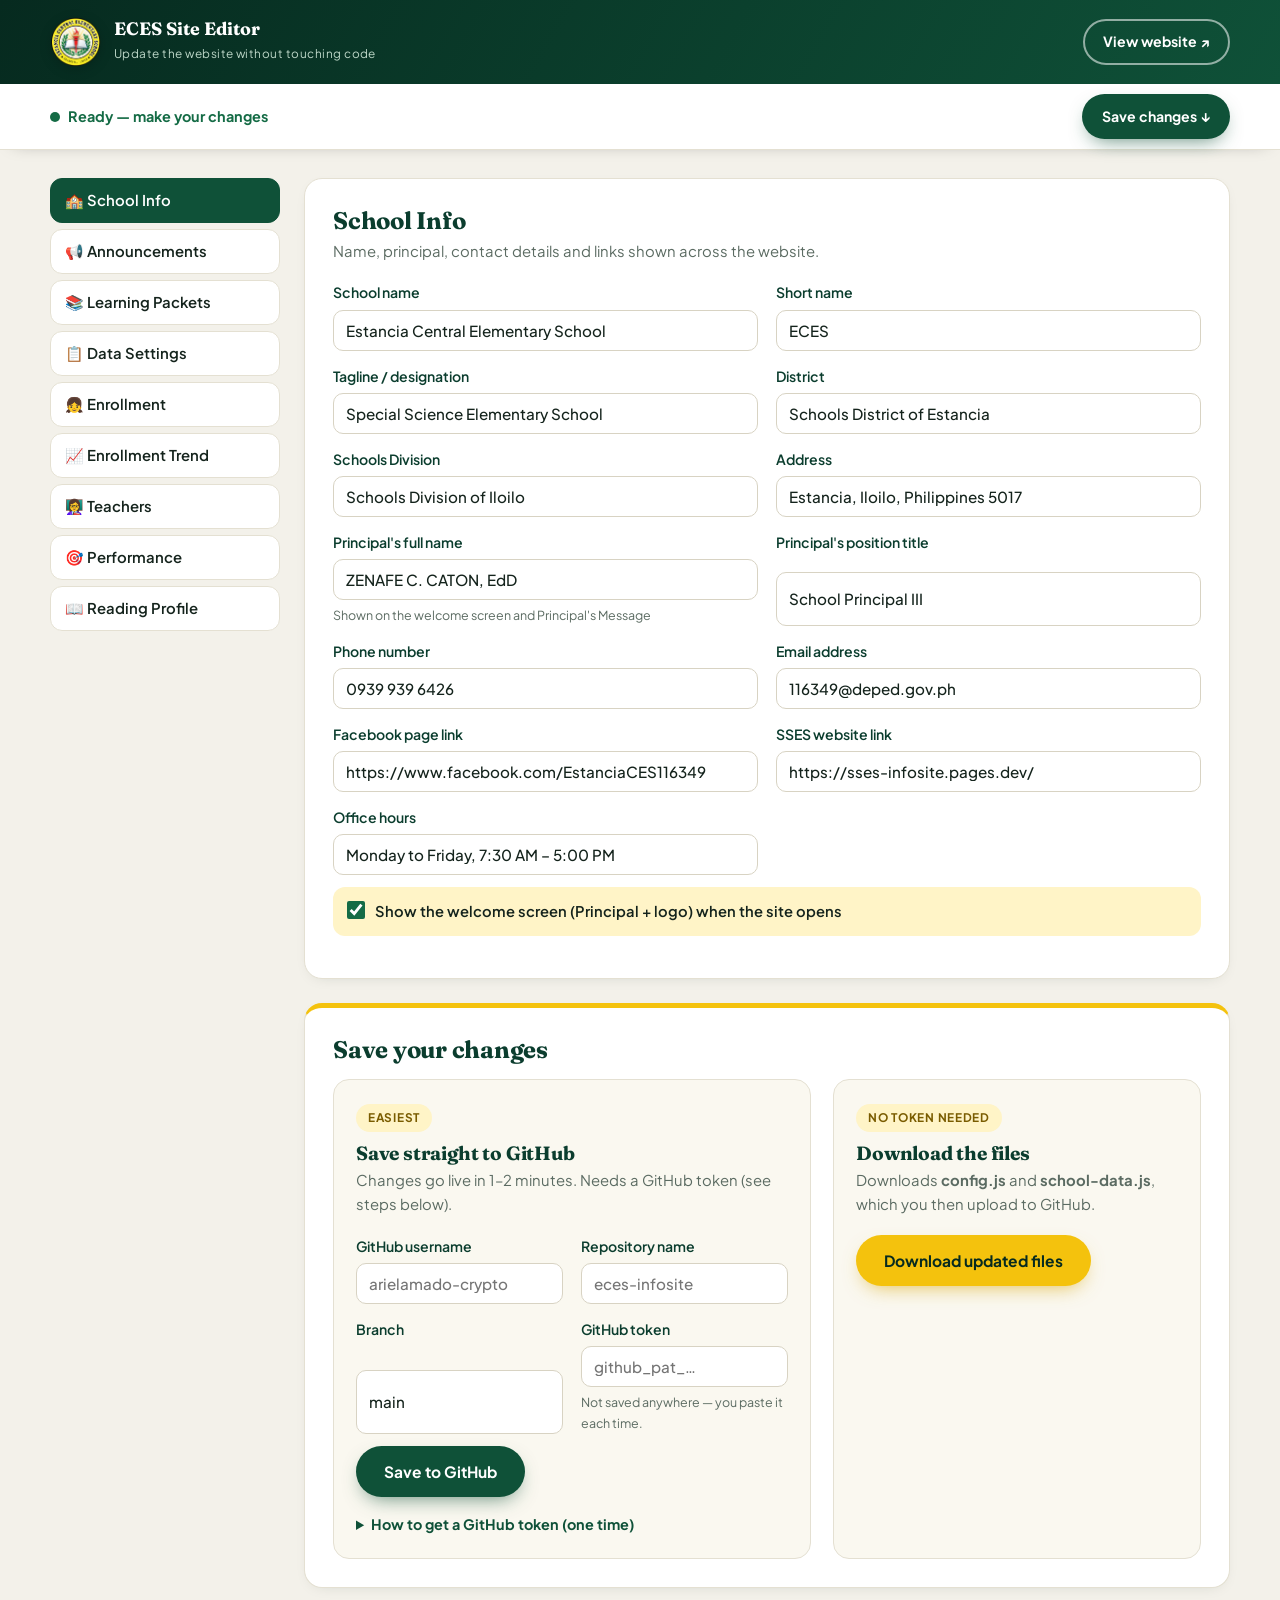
<file: admin.html>
<!doctype html>
<html lang="en">
<head>
<meta charset="utf-8">
<meta name="viewport" content="width=device-width,initial-scale=1">
<meta name="robots" content="noindex, nofollow">
<title>Site Editor | Estancia Central Elementary School</title>
<link rel="icon" href="assets/img/favicon.png">
<link rel="preconnect" href="https://fonts.googleapis.com"><link rel="preconnect" href="https://fonts.gstatic.com" crossorigin>
<link href="https://fonts.googleapis.com/css2?family=Fraunces:ital,opsz,wght@0,9..144,600;0,9..144,700;1,9..144,600&family=Plus+Jakarta+Sans:wght@400;500;600;700&display=swap" rel="stylesheet">
<link rel="stylesheet" href="assets/css/style.css">
</head>
<body class="editor">

<header class="ed-head">
  <div class="wrap">
    <div class="brand"><img src="assets/img/eces-logo.png" alt=""><span><b>ECES Site Editor</b><small>Update the website without touching code</small></span></div>
    <a class="btn ghost sm" href="index.html" target="_blank" rel="noopener">View website ↗</a>
  </div>
</header>

<div class="ed-bar"><div class="wrap">
  <span class="ed-status ok" id="status">Loading…</span>
  <div class="ed-actions">
    <a class="btn sm green" href="#save" id="jump-save">Save changes ↓</a>
  </div>
</div></div>

<main class="wrap ed-main">
  <nav class="ed-tabs" aria-label="Editor sections">
    <button class="ed-tab on" data-tab="t-info">🏫 School Info</button>
    <button class="ed-tab" data-tab="t-news">📢 Announcements</button>
    <button class="ed-tab" data-tab="t-lc">📚 Learning Packets</button>
    <button class="ed-tab" data-tab="t-general">📋 Data Settings</button>
    <button class="ed-tab" data-tab="t-enroll">👧 Enrollment</button>
    <button class="ed-tab" data-tab="t-trend">📈 Enrollment Trend</button>
    <button class="ed-tab" data-tab="t-teach">👩‍🏫 Teachers</button>
    <button class="ed-tab" data-tab="t-perf">🎯 Performance</button>
    <button class="ed-tab" data-tab="t-read">📖 Reading Profile</button>
  </nav>

  <div class="ed-panels">
    <section class="ed-panel card" id="t-info">
      <h2>School Info</h2><p class="ed-help">Name, principal, contact details and links shown across the website.</p>
      <div id="p-info"></div>
    </section>
    <section class="ed-panel card" id="t-news" hidden>
      <h2>Announcements</h2><p class="ed-help">Newest items appear first. Click <b>+ Add row</b> for a new announcement; the home page shows the latest 4.</p>
      <div id="p-news"></div>
    </section>
    <section class="ed-panel card" id="t-lc" hidden>
      <h2>Learning Packets</h2>
      <p class="ed-help">Learning packets are kept in your Google Drive. Do the one-time setup below, then paste the link here.</p>

      <h4 class="ed-sub">1 · Google Drive connection</h4>
      <label class="ed-field"><span>Google script Web app link</span><input id="lc-api" type="url" placeholder="https://script.google.com/macros/s/…/exec"><small>Leave empty to show "coming soon" on the Learning Packets page.</small></label>
      <div class="lc-test"><button class="btn sm green" id="lc-test" type="button">Test connection</button><span class="ed-msg" id="lc-test-msg"></span></div>

      <details class="ed-details lc-guide"><summary>One-time setup guide (about 10 minutes)</summary>
        <ol>
          <li>Sign in to the Google account that will keep the files. <b>A school Gmail account is recommended</b> (DepEd accounts may block public links).</li>
          <li>Open <a href="https://script.google.com/home/projects/create" target="_blank" rel="noopener">script.google.com → New project</a>. Name it <b>ECES Learner Corner</b>.</li>
          <li>Delete the sample code, then paste the whole <b>ECES Google Drive Script</b> file (it is already set to <code>SCHOOL = "ECES"</code>, packets only). Click 💾 <b>Save</b>.</li>
          <li>In the top bar choose the function <b>setup</b> and click <b>▶ Run</b>. Click <b>Review permissions</b> → choose the account → <b>Advanced</b> → <b>Go to ECES Learner Corner</b> → <b>Allow</b>.</li>
          <li>Click <b>Deploy → New deployment</b> → ⚙️ <b>Web app</b>. Set <b>Execute as: Me</b> and <b>Who has access: Anyone</b> → <b>Deploy</b>.</li>
          <li>Copy the <b>Web app URL</b> (ends with <code>/exec</code>), paste it above, click <b>Test connection</b>, then <b>Save</b>.</li>
        </ol>
        <p>Setup creates the folder <b>ECES Learning Packets</b> in your Google Drive, with a folder for each grade — put the packets there.</p>
      </details>

      <h4 class="ed-sub">How teachers use it</h4>
      <ul class="lc-how">
        <li><b>Add books:</b> upload <b>PDF</b> files (they open as page-flip books), <b>E-Book Maker .html files</b> (they open as interactive e-books), or Word/PowerPoint files into <i>ECES Learning Packets › Grade</i> in Google Drive. You may make subfolders like <i>Quarter 2</i> or <i>Mathematics</i>. They appear on the website within 5 minutes.</li>
        <li><b>Remove a packet:</b> delete it from the Drive folder.</li>
        <li><b>Other teachers can add packets</b> if you share the <i>ECES Learning Packets</i> folder with them as <b>Editor</b> in Google Drive.</li>
      </ul>
    </section>
    <section class="ed-panel card" id="t-general" hidden>
      <h2>Data Settings</h2><p class="ed-help">School year and source shown on the School Data page.</p>
      <div id="p-general"></div>
    </section>
    <section class="ed-panel card" id="t-enroll" hidden>
      <h2>Enrollment by Grade Level</h2><p class="ed-help">Enter the number of male and female learners. Totals are computed automatically.</p>
      <div id="p-enroll"></div>
    </section>
    <section class="ed-panel card" id="t-trend" hidden>
      <h2>Enrollment Trend</h2><p class="ed-help">Total enrollment per school year, oldest first. This draws the line graph.</p>
      <div id="p-trend"></div>
    </section>
    <section class="ed-panel card" id="t-teach" hidden>
      <h2>Teaching Personnel</h2><p class="ed-help">Number of personnel per position. Rows with "Principal" in the name are not counted in the learner–teacher ratio.</p>
      <div id="p-teach"></div>
    </section>
    <section class="ed-panel card" id="t-perf" hidden>
      <h2>Performance Indicators</h2><p class="ed-help">Values in percent. Tick "Lower is better" for rates like dropout, so they show in red.</p>
      <div id="p-perf"></div>
    </section>
    <section class="ed-panel card" id="t-read" hidden>
      <h2>Reading Profile</h2><p class="ed-help">Number of learners per reading level (e.g., Phil-IRI results).</p>
      <div id="p-read-title"></div><div id="p-read"></div>
    </section>

    <!-- SAVE -->
    <section class="card ed-save" id="save">
      <h2>Save your changes</h2>
      <div class="ed-save-grid">
        <div class="ed-save-opt">
          <span class="pill">Easiest</span>
          <h3>Save straight to GitHub</h3>
          <p class="ed-help">Changes go live in 1–2 minutes. Needs a GitHub token (see steps below).</p>
          <div class="ed-grid two">
            <label class="ed-field"><span>GitHub username</span><input id="gh-owner" placeholder="arielamado-crypto"></label>
            <label class="ed-field"><span>Repository name</span><input id="gh-repo" placeholder="eces-infosite"></label>
            <label class="ed-field"><span>Branch</span><input id="gh-branch" value="main"></label>
            <label class="ed-field"><span>GitHub token</span><input id="gh-token" type="password" autocomplete="off" placeholder="github_pat_…"><small>Not saved anywhere — you paste it each time.</small></label>
          </div>
          <button class="btn green" id="btn-gh" type="button">Save to GitHub</button>
          <p class="ed-msg" id="gh-msg"></p>
          <details class="ed-details"><summary>How to get a GitHub token (one time)</summary>
            <ol>
              <li>On GitHub, click your photo → <b>Settings</b> → <b>Developer settings</b> → <b>Personal access tokens</b> → <b>Fine-grained tokens</b> → <b>Generate new token</b>.</li>
              <li>Name it "ECES Site Editor" and pick an expiration date.</li>
              <li>Repository access: <b>Only select repositories</b> → choose <b>eces-infosite</b>.</li>
              <li>Permissions → Repository permissions → <b>Contents: Read and write</b>.</li>
              <li>Click <b>Generate token</b> and copy it. Keep it private, like a password.</li>
            </ol>
          </details>
        </div>
        <div class="ed-save-opt">
          <span class="pill">No token needed</span>
          <h3>Download the files</h3>
          <p class="ed-help">Downloads <b>config.js</b> and <b>school-data.js</b>, which you then upload to GitHub.</p>
          <button class="btn" id="btn-download" type="button">Download updated files</button>
          <div class="note" id="dl-help" hidden style="margin-top:16px">
            On GitHub open your repository → <b>assets</b> → <b>js</b> → <b>Add file</b> → <b>Upload files</b> → drag in both downloaded files → <b>Commit changes</b>.
          </div>
        </div>
      </div>
    </section>
  </div>
</main>

<script src="assets/js/editor.js"></script>
</body>
</html>
</file>
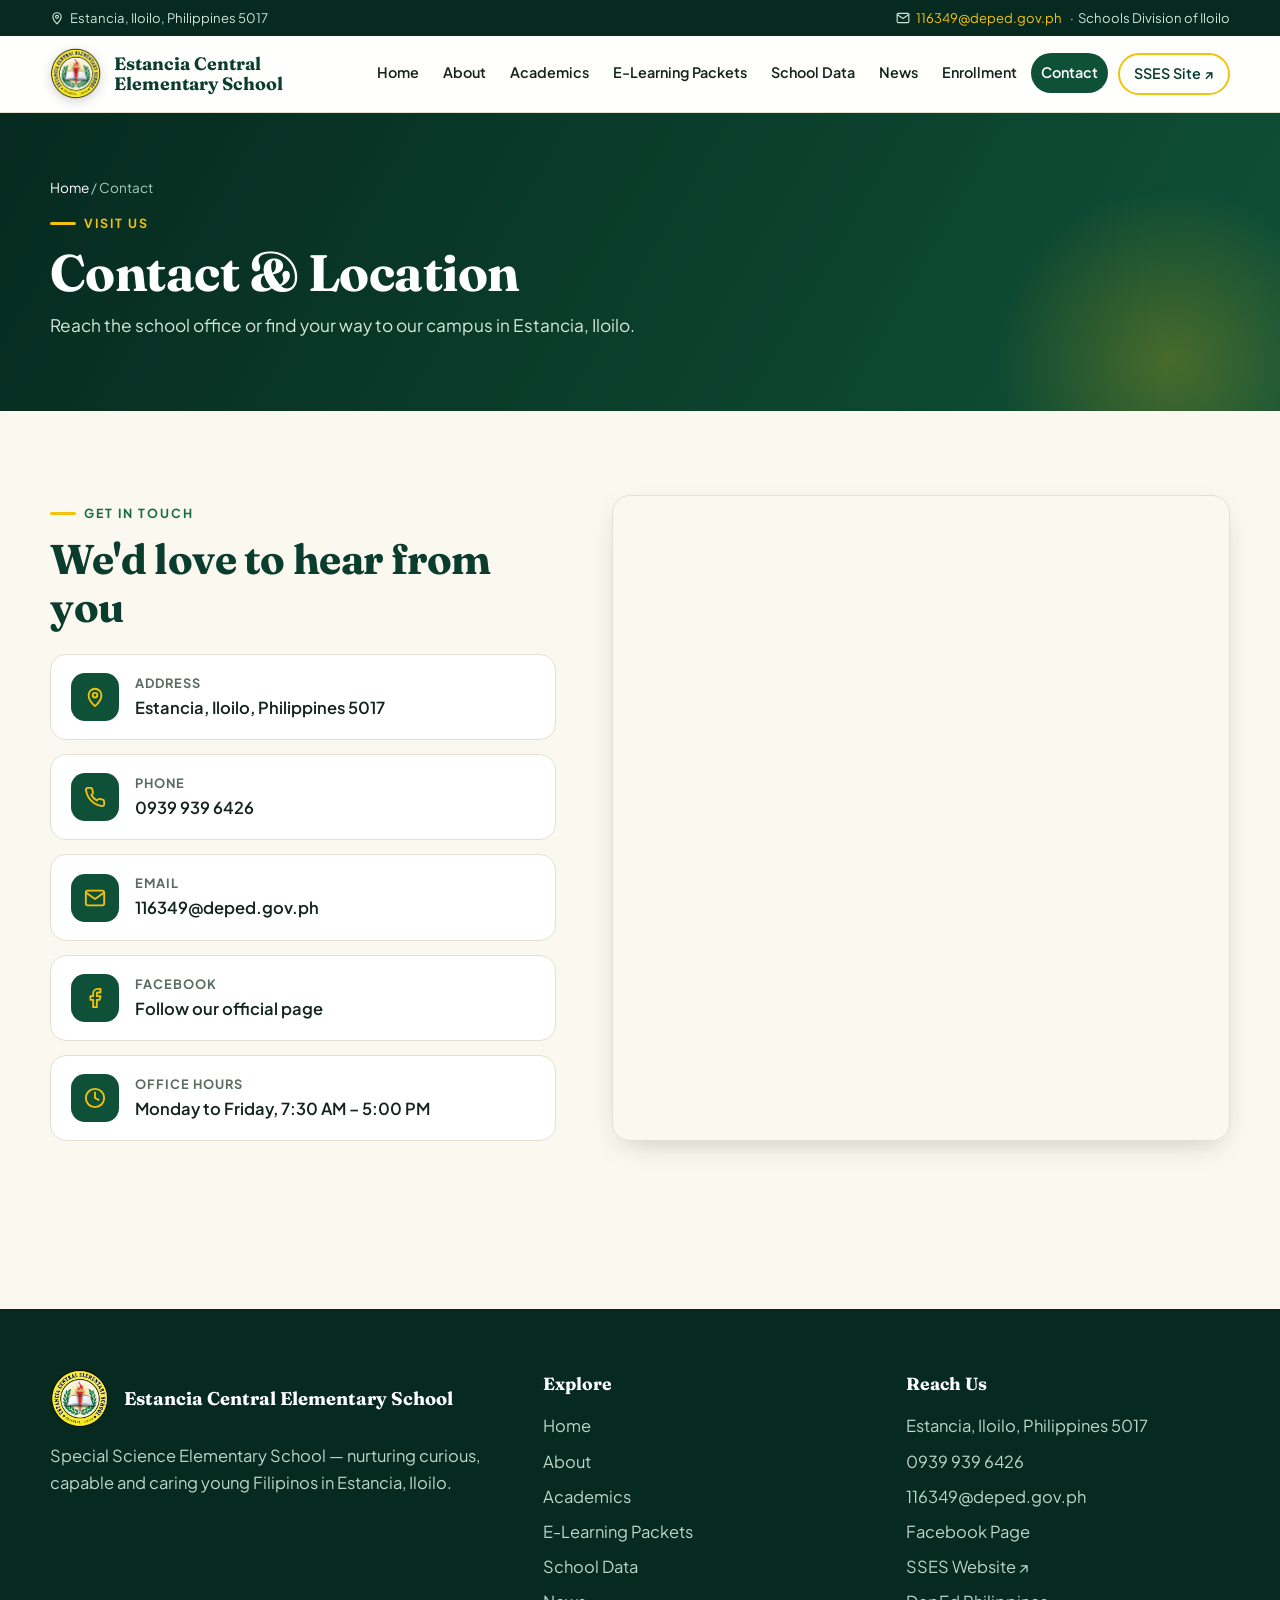
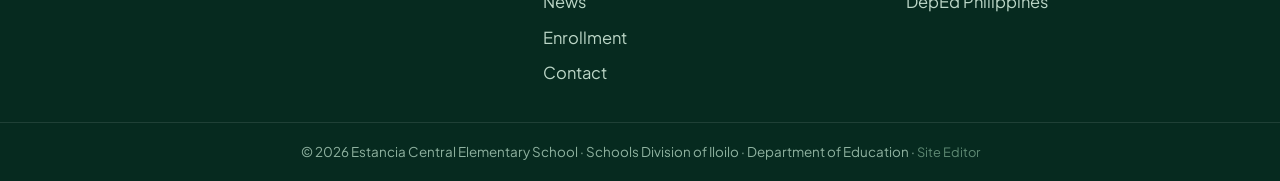
<file: contact.html>
<!doctype html>
<html lang="en">
<head>
<meta charset="utf-8">
<meta name="viewport" content="width=device-width,initial-scale=1">
<title>Contact | Estancia Central Elementary School</title>
<meta name="description" content="Reach the school office or find your way to our campus in Estancia, Iloilo.">
<link rel="icon" href="assets/img/favicon.png">
<link rel="preconnect" href="https://fonts.googleapis.com"><link rel="preconnect" href="https://fonts.gstatic.com" crossorigin>
<link href="https://fonts.googleapis.com/css2?family=Fraunces:ital,opsz,wght@0,9..144,600;0,9..144,700;1,9..144,600&family=Plus+Jakarta+Sans:wght@400;500;600;700&display=swap" rel="stylesheet">
<link rel="stylesheet" href="assets/css/style.css">
</head>
<body data-page="contact">
<div id="site-header"></div>
<main>
  <section class="page-hero"><div class="wrap">
    <div class="crumbs"><a href="index.html">Home</a> / Contact</div>
    <span class="eyebrow">Visit Us</span>
    <h1>Contact &amp; Location</h1>
    <p>Reach the school office or find your way to our campus in Estancia, Iloilo.</p>
  </div></section>

  <section class="section"><div class="wrap principal split-map">
    <div class="reveal">
      <span class="eyebrow">Get in Touch</span>
      <h2 style="font-size:clamp(1.9rem,3.6vw,2.6rem);margin:12px 0 22px">We'd love to hear from you</h2>
      <div class="contact-list">
        <div class="contact-item"><span class="ico"><svg viewBox="0 0 24 24" fill="none" stroke="currentColor" stroke-width="2" stroke-linecap="round" stroke-linejoin="round"><path d="M12 22s7-6.2 7-12a7 7 0 1 0-14 0c0 5.8 7 12 7 12z"/><circle cx="12" cy="10" r="2.5"/></svg></span><div><small>Address</small><b data-cfg="address">Estancia, Iloilo</b></div></div>
        <a class="contact-item" data-cfg-href="phone|tel:" href="#"><span class="ico"><svg viewBox="0 0 24 24" fill="none" stroke="currentColor" stroke-width="2" stroke-linecap="round" stroke-linejoin="round"><path d="M22 16.9v3a2 2 0 0 1-2.2 2 19.8 19.8 0 0 1-8.6-3.1 19.5 19.5 0 0 1-6-6A19.8 19.8 0 0 1 2.1 4.2 2 2 0 0 1 4.1 2h3a2 2 0 0 1 2 1.7c.1 1 .4 1.9.7 2.8a2 2 0 0 1-.5 2.1L8 9.9a16 16 0 0 0 6 6l1.3-1.3a2 2 0 0 1 2.1-.5c.9.3 1.8.6 2.8.7a2 2 0 0 1 1.7 2z"/></svg></span><div><small>Phone</small><b data-cfg="phone">—</b></div></a>
        <a class="contact-item" data-cfg-href="email|mailto:" href="#"><span class="ico"><svg viewBox="0 0 24 24" fill="none" stroke="currentColor" stroke-width="2" stroke-linecap="round" stroke-linejoin="round"><rect x="2" y="4" width="20" height="16" rx="2"/><path d="m22 6-10 7L2 6"/></svg></span><div><small>Email</small><b data-cfg="email">—</b></div></a>
        <a class="contact-item" data-cfg-href="facebook" href="#" target="_blank" rel="noopener"><span class="ico"><svg viewBox="0 0 24 24" fill="none" stroke="currentColor" stroke-width="2" stroke-linecap="round" stroke-linejoin="round"><path d="M18 2h-3a5 5 0 0 0-5 5v3H7v4h3v8h4v-8h3l1-4h-4V7a1 1 0 0 1 1-1h3z"/></svg></span><div><small>Facebook</small><b>Follow our official page</b></div></a>
        <div class="contact-item"><span class="ico"><svg viewBox="0 0 24 24" fill="none" stroke="currentColor" stroke-width="2" stroke-linecap="round" stroke-linejoin="round"><circle cx="12" cy="12" r="10"/><path d="M12 6v6l4 2"/></svg></span><div><small>Office Hours</small><b data-cfg="officeHours">—</b></div></div>
      </div>
    </div>
    <div class="map reveal"><iframe title="Map to Estancia Central Elementary School" loading="lazy" referrerpolicy="no-referrer-when-downgrade" src="https://maps.google.com/maps?q=Estancia%20Central%20Elementary%20School%2C%20Estancia%2C%20Iloilo&z=16&output=embed"></iframe></div>
  </div></section>

</main>
<div id="site-footer"></div>
<script>/* always load the newest settings */(function(v){document.write('<script src="assets/js/config.js?v='+v+'"><\/script>');})(Date.now());</script>
<script src="assets/js/main.js"></script>
</body>
</html>
</file>
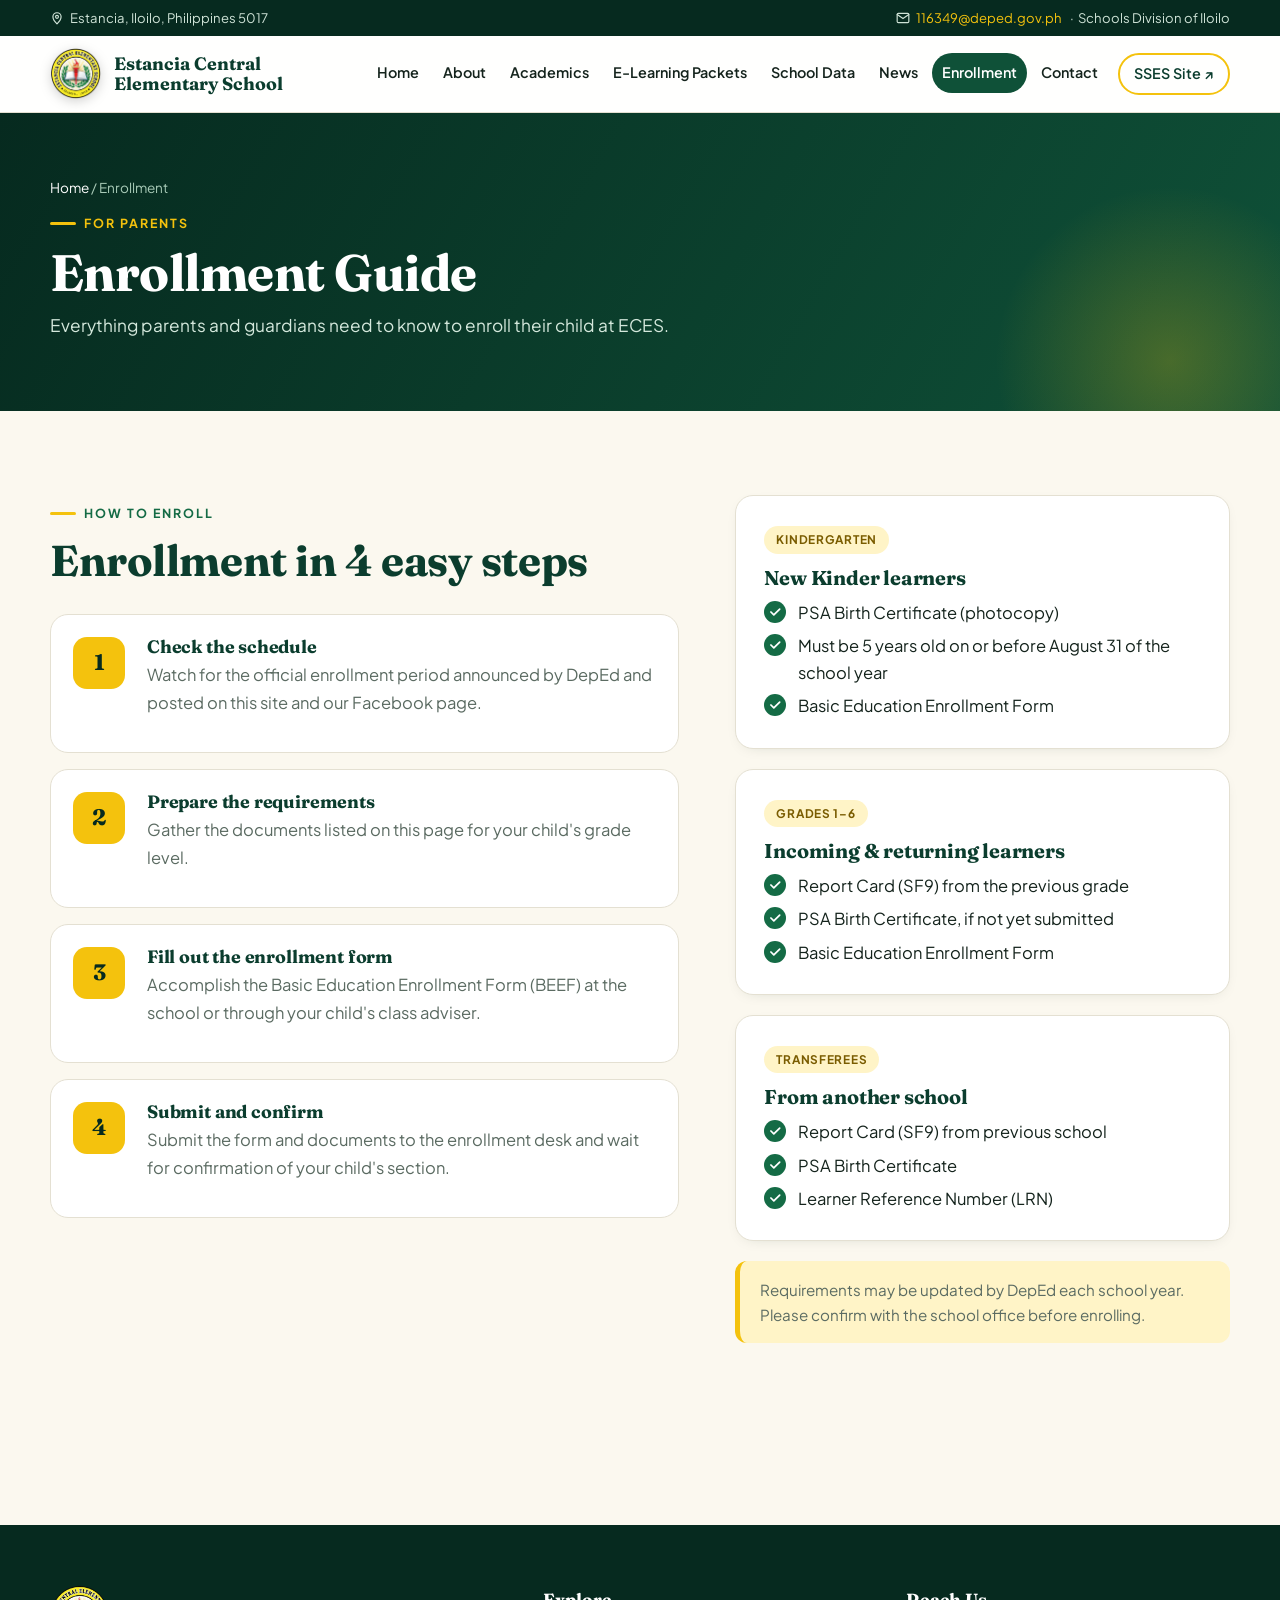
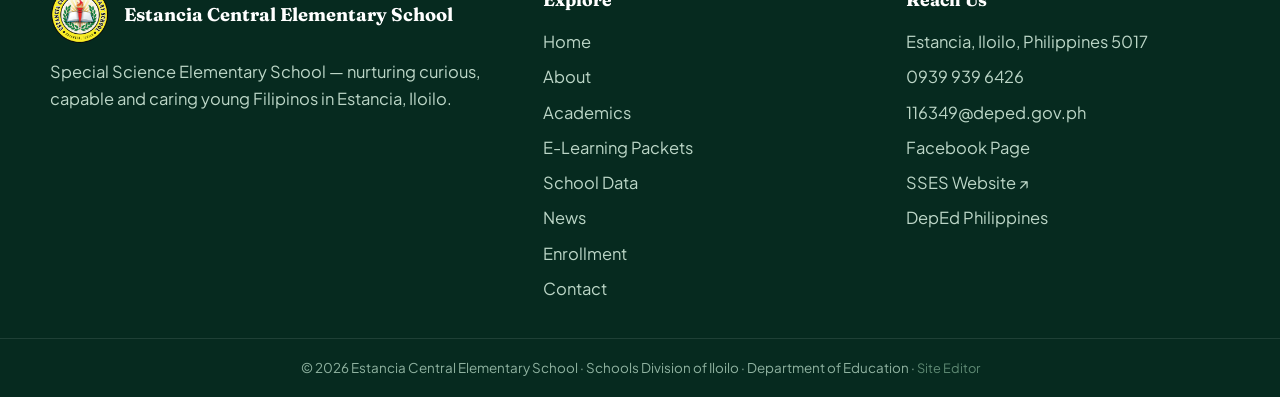
<file: enrollment.html>
<!doctype html>
<html lang="en">
<head>
<meta charset="utf-8">
<meta name="viewport" content="width=device-width,initial-scale=1">
<title>Enrollment | Estancia Central Elementary School</title>
<meta name="description" content="Everything parents and guardians need to know to enroll their child at ECES.">
<link rel="icon" href="assets/img/favicon.png">
<link rel="preconnect" href="https://fonts.googleapis.com"><link rel="preconnect" href="https://fonts.gstatic.com" crossorigin>
<link href="https://fonts.googleapis.com/css2?family=Fraunces:ital,opsz,wght@0,9..144,600;0,9..144,700;1,9..144,600&family=Plus+Jakarta+Sans:wght@400;500;600;700&display=swap" rel="stylesheet">
<link rel="stylesheet" href="assets/css/style.css">
</head>
<body data-page="enrollment">
<div id="site-header"></div>
<main>
  <section class="page-hero"><div class="wrap">
    <div class="crumbs"><a href="index.html">Home</a> / Enrollment</div>
    <span class="eyebrow">For Parents</span>
    <h1>Enrollment Guide</h1>
    <p>Everything parents and guardians need to know to enroll their child at ECES.</p>
  </div></section>

  <section class="section"><div class="wrap principal split-wide top">
    <div>
      <div class="section-head reveal" style="margin-bottom:28px"><span class="eyebrow">How to Enroll</span><h2>Enrollment in 4 easy steps</h2></div>
      <div class="steps">
        <div class="step reveal"><div><h3>Check the schedule</h3><p>Watch for the official enrollment period announced by DepEd and posted on this site and our Facebook page.</p></div></div>
        <div class="step reveal"><div><h3>Prepare the requirements</h3><p>Gather the documents listed on this page for your child's grade level.</p></div></div>
        <div class="step reveal"><div><h3>Fill out the enrollment form</h3><p>Accomplish the Basic Education Enrollment Form (BEEF) at the school or through your child's class adviser.</p></div></div>
        <div class="step reveal"><div><h3>Submit and confirm</h3><p>Submit the form and documents to the enrollment desk and wait for confirmation of your child's section.</p></div></div>
      </div>
    </div>
    <div style="display:grid;gap:20px">
      <div class="card reveal"><span class="pill">Kindergarten</span><h3 style="margin-top:12px">New Kinder learners</h3><ul class="check" style="padding:0;margin-top:10px"><li>PSA Birth Certificate (photocopy)</li><li>Must be 5 years old on or before August 31 of the school year</li><li>Basic Education Enrollment Form</li></ul></div>
      <div class="card reveal"><span class="pill">Grades 1–6</span><h3 style="margin-top:12px">Incoming &amp; returning learners</h3><ul class="check" style="padding:0;margin-top:10px"><li>Report Card (SF9) from the previous grade</li><li>PSA Birth Certificate, if not yet submitted</li><li>Basic Education Enrollment Form</li></ul></div>
      <div class="card reveal"><span class="pill">Transferees</span><h3 style="margin-top:12px">From another school</h3><ul class="check" style="padding:0;margin-top:10px"><li>Report Card (SF9) from previous school</li><li>PSA Birth Certificate</li><li>Learner Reference Number (LRN)</li></ul></div>
      <p class="note reveal">Requirements may be updated by DepEd each school year. Please confirm with the school office before enrolling.</p>
    </div>
  </div></section>

</main>
<div id="site-footer"></div>
<script>/* always load the newest settings */(function(v){document.write('<script src="assets/js/config.js?v='+v+'"><\/script>');})(Date.now());</script>
<script src="assets/js/main.js"></script>
</body>
</html>
</file>
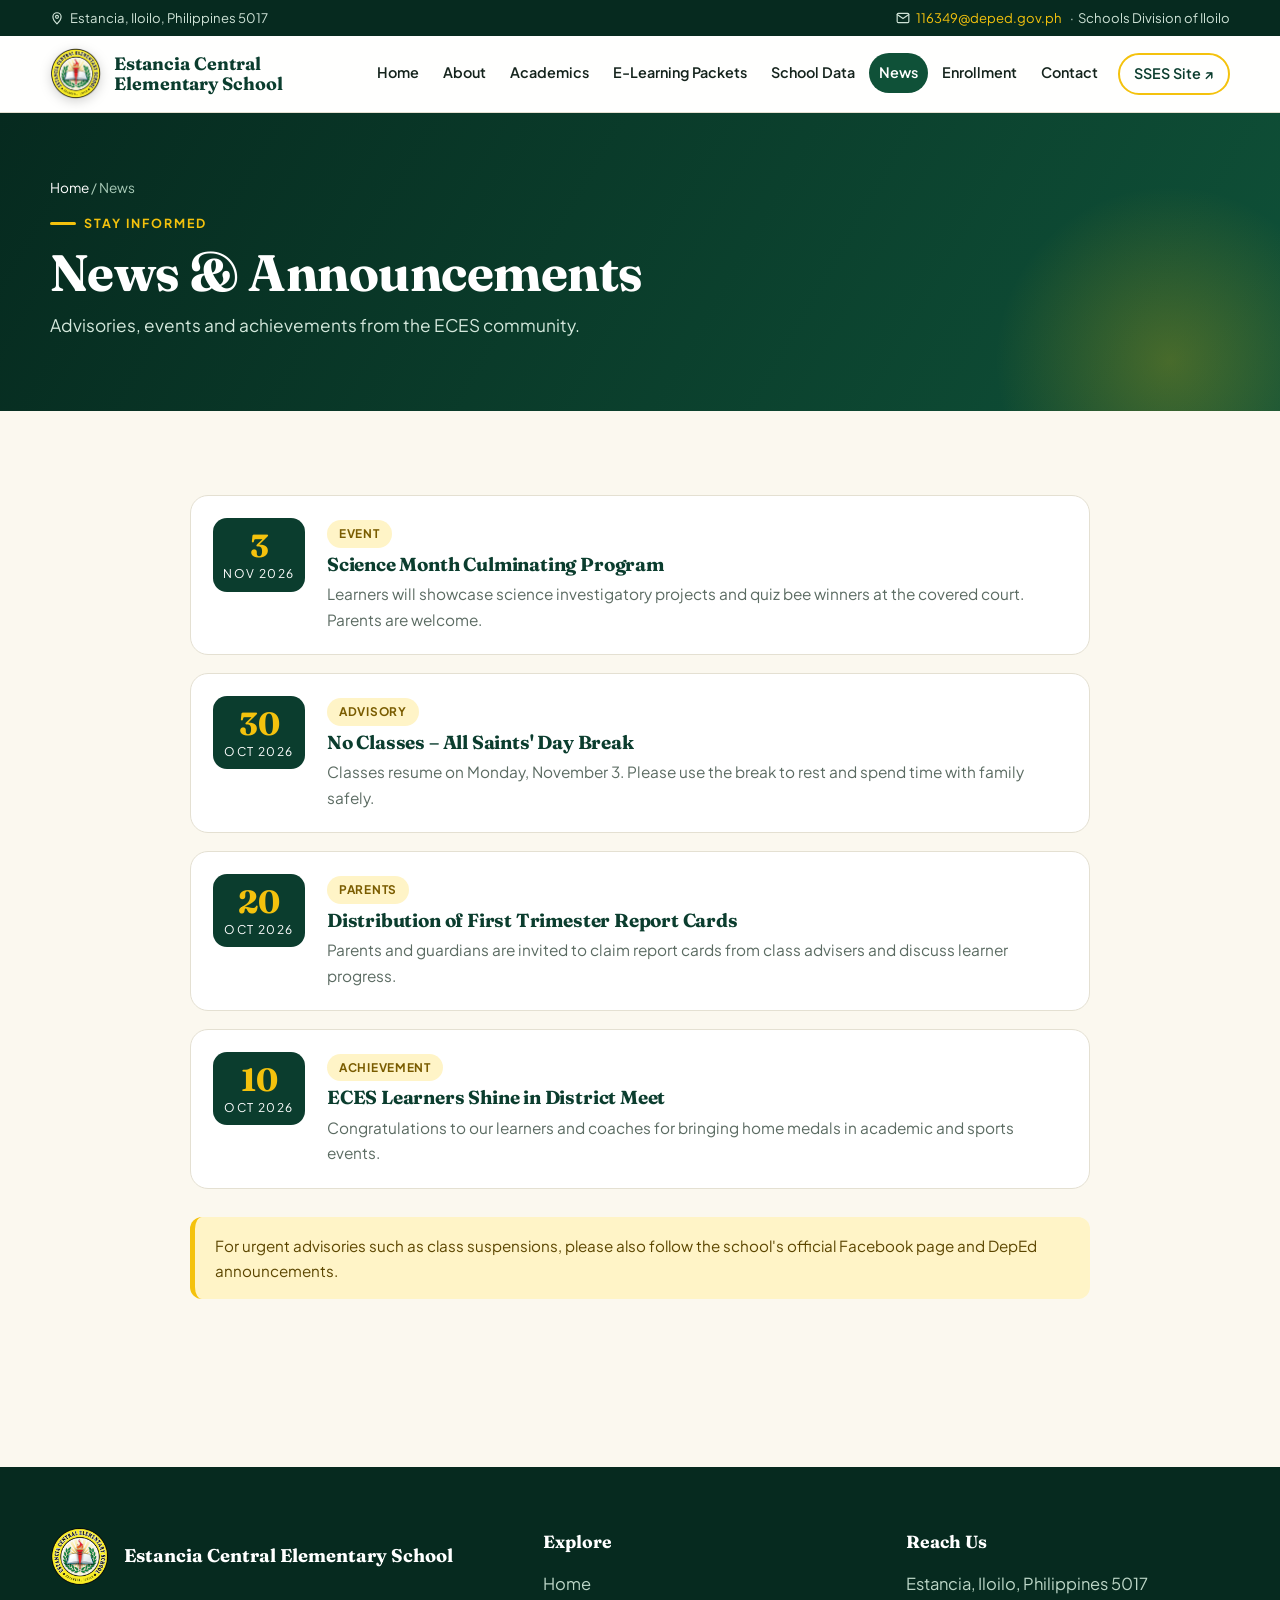
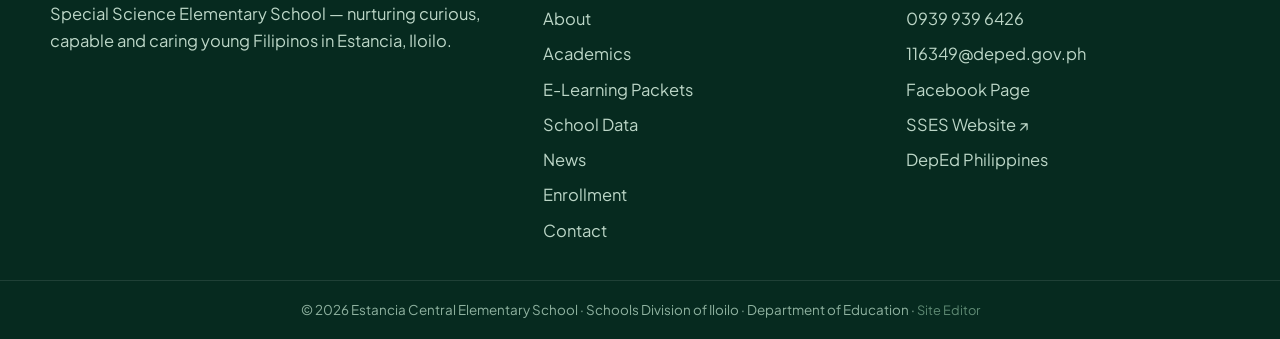
<file: news.html>
<!doctype html>
<html lang="en">
<head>
<meta charset="utf-8">
<meta name="viewport" content="width=device-width,initial-scale=1">
<title>News | Estancia Central Elementary School</title>
<meta name="description" content="Advisories, events and achievements from the ECES community.">
<link rel="icon" href="assets/img/favicon.png">
<link rel="preconnect" href="https://fonts.googleapis.com"><link rel="preconnect" href="https://fonts.gstatic.com" crossorigin>
<link href="https://fonts.googleapis.com/css2?family=Fraunces:ital,opsz,wght@0,9..144,600;0,9..144,700;1,9..144,600&family=Plus+Jakarta+Sans:wght@400;500;600;700&display=swap" rel="stylesheet">
<link rel="stylesheet" href="assets/css/style.css">
</head>
<body data-page="news">
<div id="site-header"></div>
<main>
  <section class="page-hero"><div class="wrap">
    <div class="crumbs"><a href="index.html">Home</a> / News</div>
    <span class="eyebrow">Stay Informed</span>
    <h1>News &amp; Announcements</h1>
    <p>Advisories, events and achievements from the ECES community.</p>
  </div></section>

  <section class="section"><div class="wrap" style="max-width:900px">
    <div class="news-list" data-news="99"></div>
    <p class="note" style="margin-top:28px">For urgent advisories such as class suspensions, please also follow the school's official Facebook page and DepEd announcements.</p>
  </div></section>

</main>
<div id="site-footer"></div>
<script>/* always load the newest settings */(function(v){document.write('<script src="assets/js/config.js?v='+v+'"><\/script>');})(Date.now());</script>
<script src="assets/js/main.js"></script>
</body>
</html>
</file>
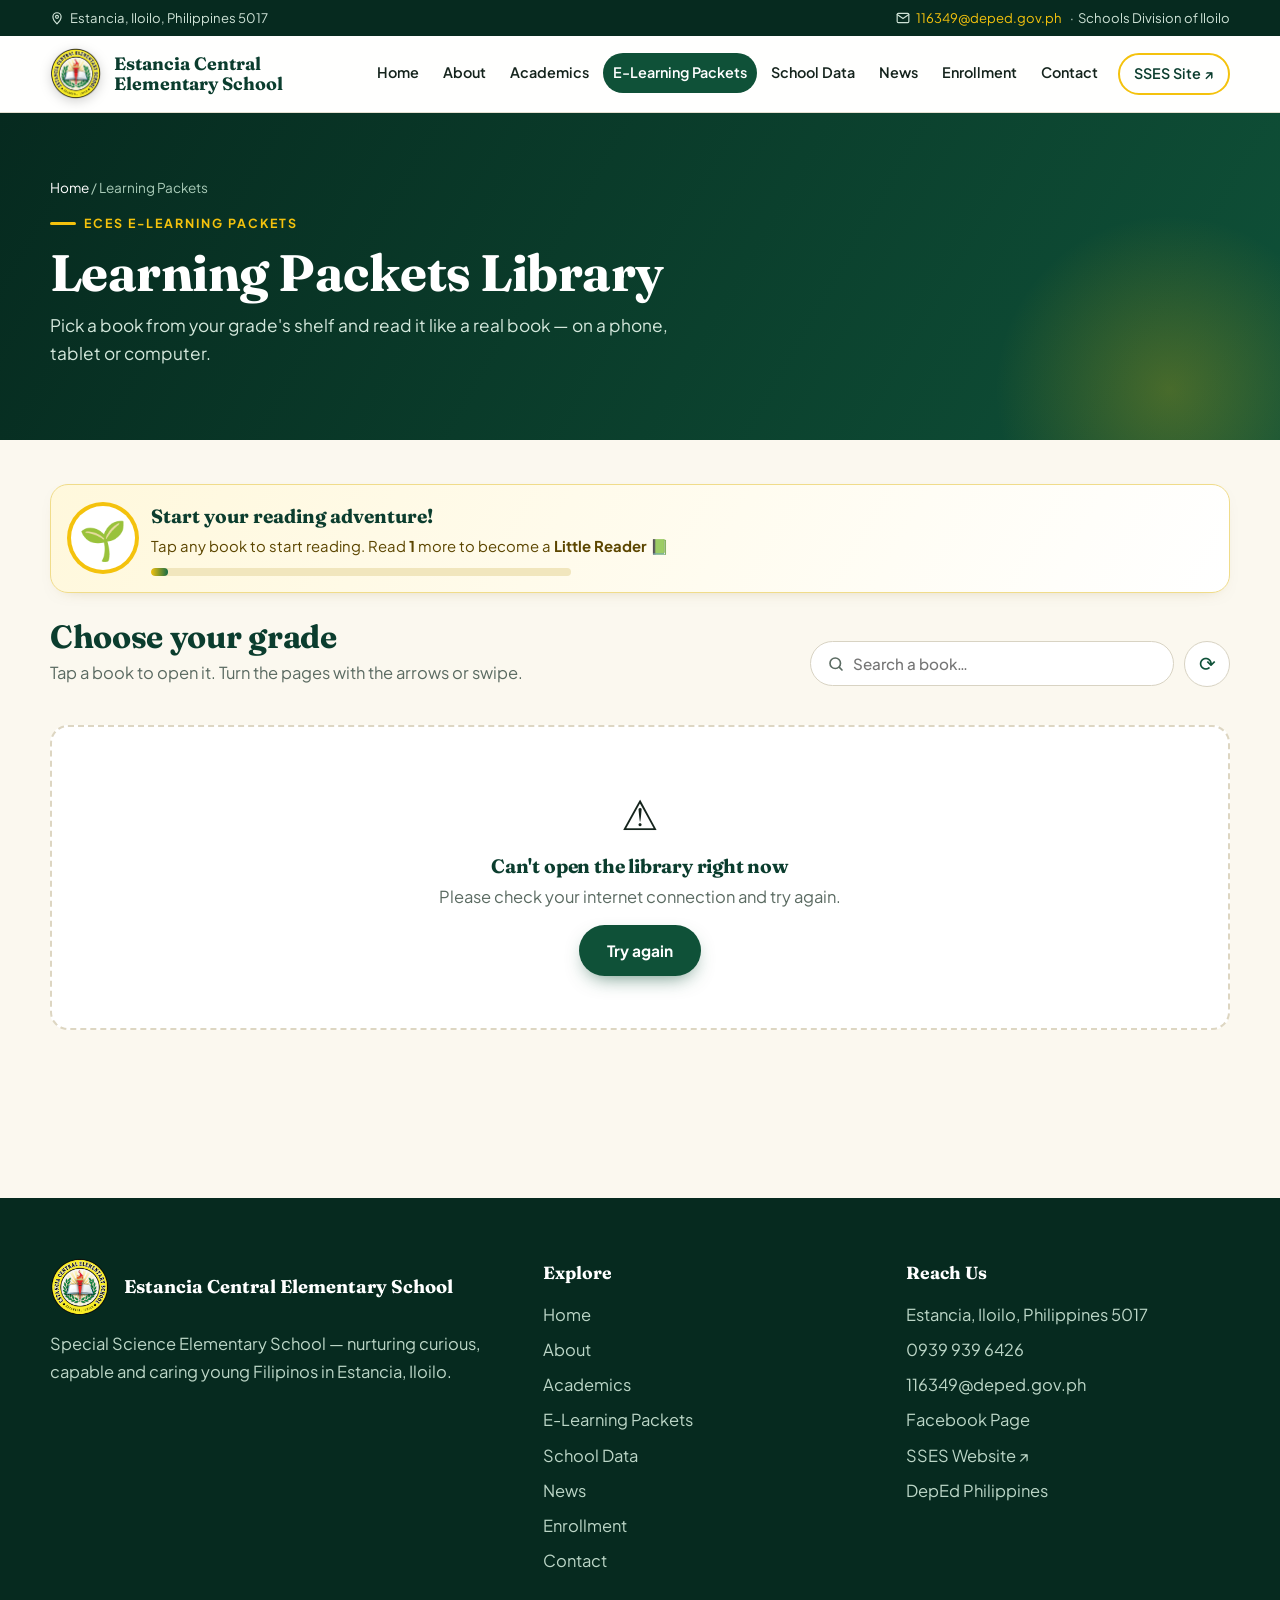
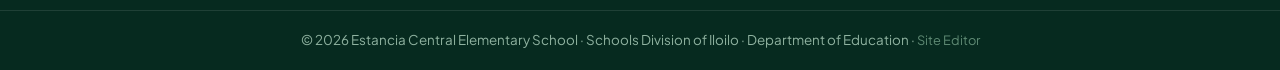
<file: packets.html>
<!doctype html>
<html lang="en">
<head>
<meta charset="utf-8">
<meta name="viewport" content="width=device-width,initial-scale=1">
<title>E-Learning Packets | Estancia Central Elementary School</title>
<meta name="description" content="View and download learning packets for Kinder to Grade 6 learners of Estancia Central Elementary School.">
<link rel="icon" href="assets/img/favicon.png">
<link rel="preconnect" href="https://fonts.googleapis.com"><link rel="preconnect" href="https://fonts.gstatic.com" crossorigin>
<link href="https://fonts.googleapis.com/css2?family=Fraunces:ital,opsz,wght@0,9..144,600;0,9..144,700;1,9..144,600&family=Plus+Jakarta+Sans:wght@400;500;600;700&display=swap" rel="stylesheet">
<link rel="stylesheet" href="assets/css/style.css">
</head>
<body data-page="packets">
<div id="site-header"></div>
<main>
  <section class="page-hero"><div class="wrap">
    <div class="crumbs"><a href="index.html">Home</a> / Learning Packets</div>
    <span class="eyebrow">ECES E-Learning Packets</span>
    <h1>Learning Packets Library</h1>
    <p>Pick a book from your grade's shelf and read it like a real book — on a phone, tablet or computer.</p>
  </div></section>

  <section class="section" style="padding-top:44px"><div class="wrap">
    <div class="lib-badge reveal" id="lib-badge"></div>
    <div class="pk-top">
      <div><h2 class="pk-title">Choose your grade</h2><p class="pk-sub">Tap a book to open it. Turn the pages with the arrows or swipe. <span id="pk-updated"></span></p></div>
      <div class="pk-tools">
        <label class="pk-search"><svg viewBox="0 0 24 24" fill="none" stroke="currentColor" stroke-width="2.2" stroke-linecap="round"><circle cx="11" cy="11" r="7"/><path d="m20 20-3.5-3.5"/></svg><input id="pk-search" type="search" placeholder="Search a book…" aria-label="Search books"></label>
        <button class="pk-refresh" id="pk-refresh" type="button" title="Refresh list" aria-label="Refresh list">⟳</button>
      </div>
    </div>
    <div class="pk-grades" id="pk-grades" role="tablist" aria-label="Grade levels"></div>
    <div id="pk-body" class="pk-body"></div>
  </div></section>

</main>
<div id="site-footer"></div>
<script>/* always load the newest settings */(function(v){document.write('<script src="assets/js/config.js?v='+v+'"><\/script>');})(Date.now());</script>
<script src="assets/js/library.js"></script>
<script src="assets/js/packets.js"></script>
<script src="assets/js/main.js"></script>
</body>
</html>
</file>
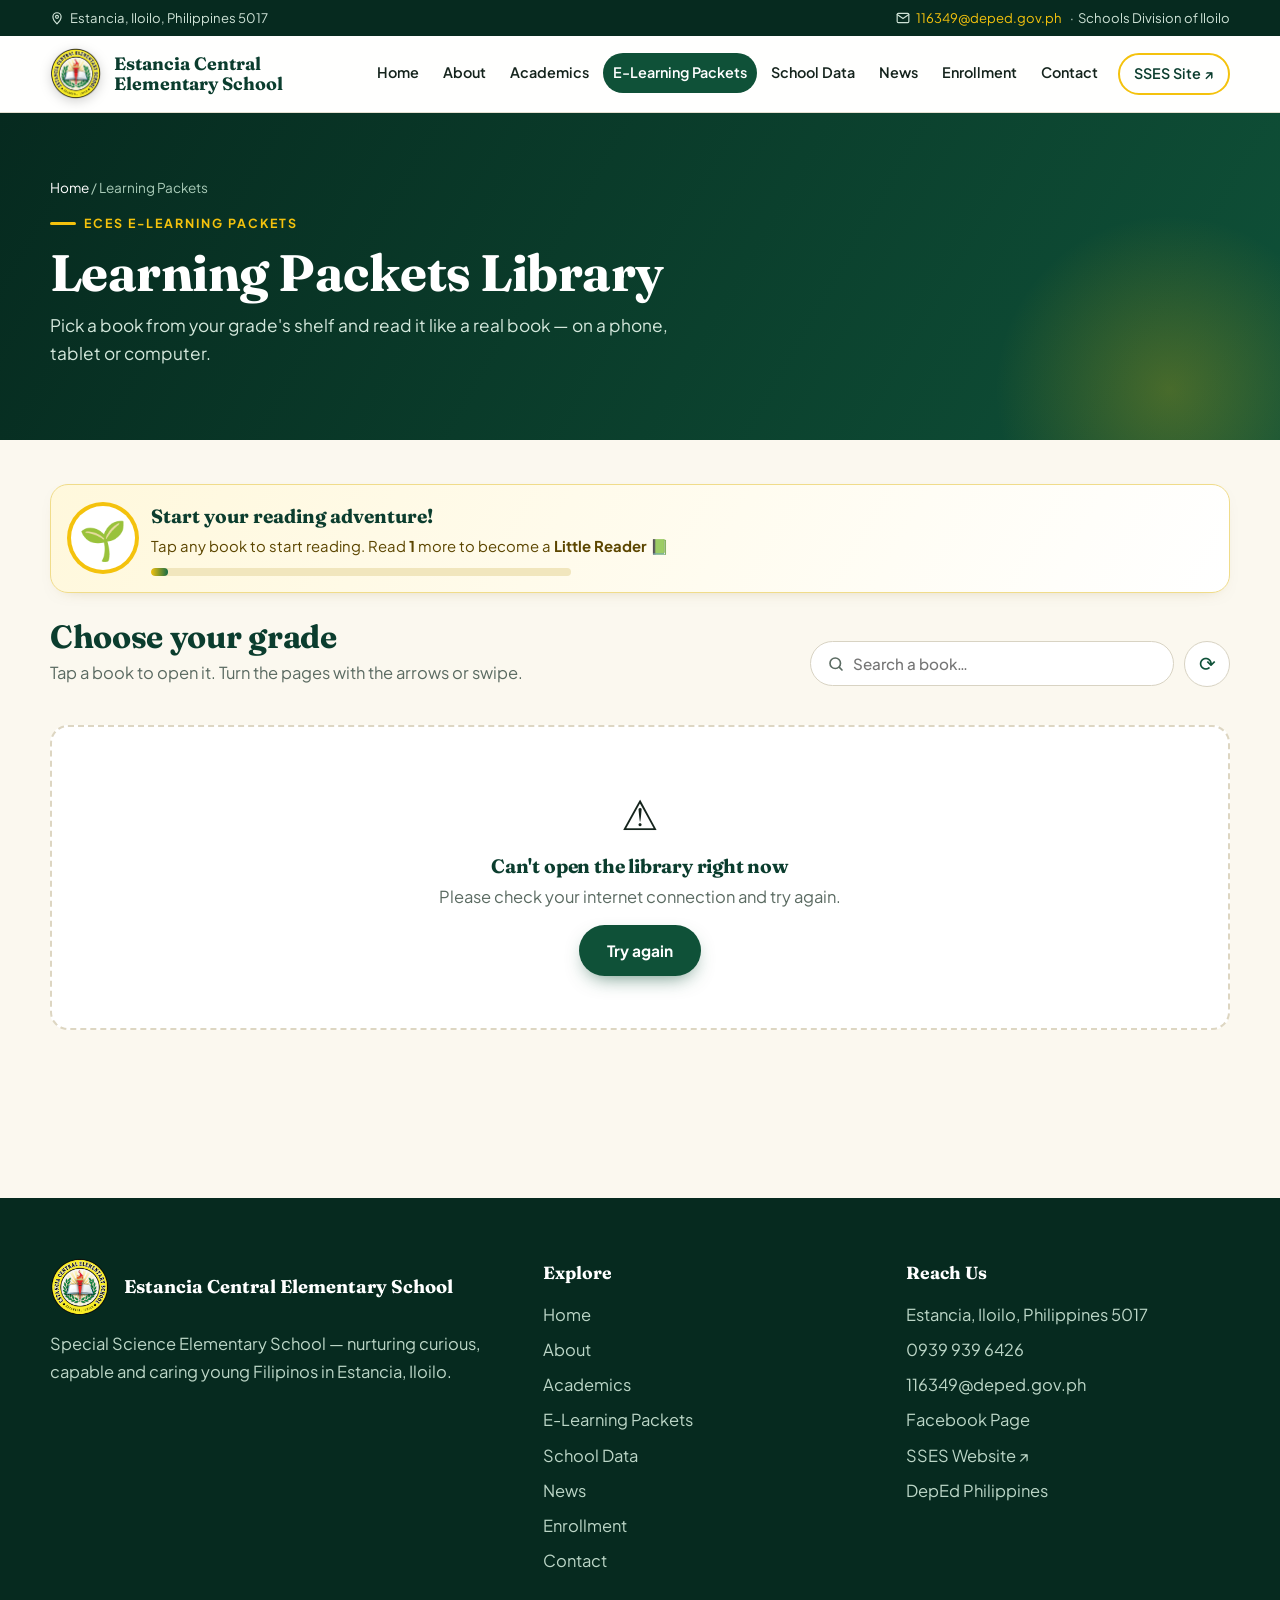
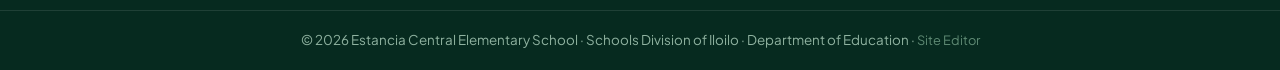
<file: submit.html>
<!doctype html>
<html lang="en"><head><meta charset="utf-8"><meta http-equiv="refresh" content="0; url=packets.html"><meta name="robots" content="noindex">
<title>Learning Packets | Estancia Central Elementary School</title><link rel="canonical" href="packets.html"></head>
<body><p>Moved to <a href="packets.html">Learning Packets</a>.</p><script>location.replace("packets.html")</script></body></html>
</file>
<file: assets/css/style.css>
/* ===== ECES Infosite — styles ===== */
:root{
  --green-950:#062a1f; --green-900:#0b3d2e; --green-800:#0f5138; --green-700:#146b45; --green-100:#e3f1e8;
  --gold:#f4c20d; --gold-deep:#d9a400; --gold-soft:#fff4c7;
  --red:#c8102e; --cream:#fbf8ef; --paper:#ffffff;
  --ink:#14231c; --muted:#5b6b62; --line:#e4e0d2;
  --radius:18px; --shadow:0 10px 30px -12px rgba(6,42,31,.28); --shadow-lg:0 24px 60px -20px rgba(6,42,31,.45);
  --serif:"Fraunces",Georgia,serif; --sans:"Plus Jakarta Sans",system-ui,-apple-system,Segoe UI,Roboto,sans-serif;
  --wrap:1180px;
}
*{box-sizing:border-box;margin:0;padding:0}
html{scroll-behavior:smooth}
body{font-family:var(--sans);color:var(--ink);background:var(--cream);line-height:1.65;font-size:16.5px;-webkit-font-smoothing:antialiased}
img{max-width:100%;display:block}
[hidden]{display:none!important}
a{color:var(--green-700);text-decoration:none}
.wrap{width:min(var(--wrap),100% - 32px);margin-inline:auto}
h1,h2,h3{font-family:var(--serif);line-height:1.15;color:var(--green-900);font-weight:700;letter-spacing:-.01em}
.eyebrow{display:inline-flex;align-items:center;gap:8px;font-size:.78rem;font-weight:700;letter-spacing:.16em;text-transform:uppercase;color:var(--green-700)}
.eyebrow::before{content:"";width:26px;height:3px;border-radius:3px;background:var(--gold)}
.section{padding:84px 0}
.section-head{max-width:720px;margin-bottom:44px}
.section-head h2{font-size:clamp(1.9rem,3.6vw,2.7rem);margin:12px 0 10px}
.section-head p{color:var(--muted);font-size:1.06rem}
.center{text-align:center;margin-inline:auto}
.center .eyebrow{justify-content:center}

/* ---------- Top bar & nav ---------- */
.topbar{background:var(--green-950);color:#cfe3d7;font-size:.82rem}
.topbar .wrap{display:flex;justify-content:space-between;gap:16px;padding:7px 0;flex-wrap:wrap}
.topbar span{display:inline-flex;gap:6px;align-items:center}
.topbar a{color:var(--gold)}
.nav{position:sticky;top:0;z-index:50;background:rgba(255,255,255,.92);backdrop-filter:saturate(1.4) blur(12px);border-bottom:1px solid var(--line);transition:box-shadow .3s}
.nav.scrolled{box-shadow:0 6px 24px -14px rgba(6,42,31,.4)}
.nav .wrap{display:flex;align-items:center;justify-content:space-between;height:76px;gap:16px}
.brand{display:flex;align-items:center;gap:12px;color:var(--green-900)}
.brand img{width:52px;height:52px;object-fit:contain;filter:drop-shadow(0 3px 6px rgba(0,0,0,.18))}
.brand b{font-family:var(--serif);font-size:1.12rem;line-height:1.1;display:block}
.brand small{font-size:.74rem;color:var(--muted);letter-spacing:.04em}
.brand .b-short{display:none}
.menu{display:flex;gap:4px;list-style:none}
.menu a{display:block;white-space:nowrap;padding:9px 12px;border-radius:999px;font-weight:600;font-size:.93rem;color:var(--ink);transition:.2s}
.menu a:hover{background:var(--green-100);color:var(--green-800)}
.menu a.active{background:var(--green-800);color:#fff}
.burger{display:none;width:46px;height:46px;border-radius:12px;border:1px solid var(--line);background:#fff;cursor:pointer;align-items:center;justify-content:center}
.burger span,.burger span::before,.burger span::after{display:block;width:20px;height:2px;background:var(--green-900);position:relative;transition:.25s;content:""}
.burger span::before{position:absolute;top:-6px}.burger span::after{position:absolute;top:6px}
.nav.open .burger span{background:transparent}
.nav.open .burger span::before{top:0;transform:rotate(45deg)}.nav.open .burger span::after{top:0;transform:rotate(-45deg)}

/* ---------- Buttons ---------- */
.btn{--bg:var(--gold);--fg:var(--green-950);display:inline-flex;align-items:center;gap:10px;padding:14px 26px;border-radius:999px;font-weight:700;font-size:.97rem;background:var(--bg);color:var(--fg);border:2px solid transparent;cursor:pointer;transition:transform .2s,box-shadow .2s,background .2s;box-shadow:0 8px 20px -8px rgba(217,164,0,.7);font-family:var(--sans)}
.btn:hover{transform:translateY(-2px);box-shadow:0 14px 28px -10px rgba(217,164,0,.85)}
.btn svg{width:18px;height:18px;transition:transform .2s}
.btn:hover svg{transform:translateX(3px)}
.btn.ghost{--bg:transparent;--fg:#fff;border-color:rgba(255,255,255,.55);box-shadow:none}
.btn.ghost:hover{background:rgba(255,255,255,.12)}
.btn.green{--bg:var(--green-800);--fg:#fff;box-shadow:0 8px 20px -8px rgba(15,81,56,.7)}

/* ---------- Welcome splash ---------- */
.splash{position:fixed;inset:0;z-index:999;contain:paint;display:grid;place-items:center;overflow:hidden;color:#fff;
  background:radial-gradient(ellipse at 50% 35%,#16754c 0%,var(--green-900) 45%,var(--green-950) 100%);transition:opacity .7s ease,visibility .7s}
.splash.hide{opacity:0;visibility:hidden}
.splash .rays{position:absolute;inset:-50%;background:repeating-conic-gradient(from 0deg,rgba(244,194,13,.07) 0 6deg,transparent 6deg 18deg);animation:spin 80s linear infinite}
.splash-inner{position:relative;text-align:center;padding:24px;max-width:760px}
.splash-pair{display:flex;align-items:center;justify-content:center;gap:clamp(18px,5vw,56px);margin-bottom:28px}
.splash-logo{width:clamp(110px,22vw,180px);filter:drop-shadow(0 12px 28px rgba(0,0,0,.45));animation:popIn .9s cubic-bezier(.2,1.4,.4,1) both}
.splash-photo{width:clamp(140px,28vw,230px);aspect-ratio:1;border-radius:50%;padding:6px;background:conic-gradient(var(--gold),#fff6c9,var(--gold-deep),var(--gold));box-shadow:0 20px 50px -10px rgba(0,0,0,.6);animation:popIn .9s .25s cubic-bezier(.2,1.4,.4,1) both}
.splash-photo img{width:100%;height:100%;object-fit:cover;border-radius:50%;border:4px solid var(--green-900)}
.splash .eyebrow{color:var(--gold);animation:fadeUp .7s .6s both}
.splash .eyebrow::before{background:var(--gold)}
.splash h1{color:#fff;font-size:clamp(1.8rem,4.6vw,3.2rem);margin:12px 0 6px;animation:fadeUp .7s .75s both}
.splash .who{font-size:1.1rem;color:#d9ece1;animation:fadeUp .7s .9s both}
.splash .who b{color:var(--gold);font-weight:700}
.splash .btn{margin-top:30px;animation:fadeUp .7s 1.05s both}
.splash-bar{position:absolute;left:0;bottom:0;height:4px;background:var(--gold);width:0;animation:bar 9s linear forwards}
@keyframes spin{to{transform:rotate(360deg)}}
@keyframes popIn{from{opacity:0;transform:scale(.6) rotate(-8deg)}to{opacity:1;transform:none}}
@keyframes fadeUp{from{opacity:0;transform:translateY(18px)}to{opacity:1;transform:none}}
@keyframes bar{to{width:100%}}

/* ---------- Hero ---------- */
.hero{position:relative;color:#fff;overflow:hidden;background:linear-gradient(120deg,var(--green-950) 0%,var(--green-800) 60%,#1b7a50 100%)}
.hero::after{content:"";position:absolute;right:-120px;top:-120px;width:520px;height:520px;border-radius:50%;background:radial-gradient(circle,rgba(244,194,13,.28),transparent 65%)}
.hero .wrap{position:relative;z-index:1;display:grid;grid-template-columns:1.15fr .85fr;gap:48px;align-items:center;padding:86px 0 110px}
.hero .eyebrow{color:var(--gold)}
.hero h1{color:#fff;font-size:clamp(2.3rem,5.4vw,4rem);margin:16px 0 18px}
.hero h1 em{font-style:italic;color:var(--gold)}
.hero p.lead{font-size:1.15rem;color:#d4e8dc;max-width:560px}
.hero .actions{display:flex;gap:14px;flex-wrap:wrap;margin-top:32px}
.hero-card{position:relative;justify-self:center;width:min(380px,100%)}
.hero-photo{position:relative;width:100%;aspect-ratio:1;border-radius:50%;padding:8px;background:conic-gradient(var(--gold),#fff6c9,var(--gold-deep),var(--gold));box-shadow:0 30px 60px -18px rgba(0,0,0,.6),0 0 0 14px rgba(244,194,13,.12);animation:float 6s ease-in-out infinite}
.hero-photo img{width:100%;height:100%;object-fit:cover;object-position:center 22%;border-radius:50%;border:5px solid var(--green-900)}
.hero-name{position:relative;margin:-26px auto 0;width:max-content;max-width:100%;text-align:center;background:var(--green-950);border:2px solid var(--gold);border-radius:16px;padding:10px 22px;box-shadow:0 12px 26px -10px rgba(0,0,0,.6);z-index:2}
.hero-name b{display:block;font-family:var(--serif);font-size:1.15rem;color:#fff;line-height:1.25}
.hero-name span{font-size:.78rem;letter-spacing:.14em;text-transform:uppercase;color:var(--gold);font-weight:700}
@keyframes float{50%{transform:translateY(-10px)}}
.wave{position:absolute;bottom:-1px;left:0;width:100%;height:70px;z-index:1}

/* ---------- Page header (inner pages) ---------- */
.page-hero{background:linear-gradient(120deg,var(--green-950),var(--green-800));color:#fff;position:relative;overflow:hidden}
.page-hero::after{content:"";position:absolute;right:-80px;bottom:-140px;width:380px;height:380px;border-radius:50%;background:radial-gradient(circle,rgba(244,194,13,.25),transparent 65%)}
.page-hero .wrap{position:relative;padding:64px 0 72px;z-index:1}
.page-hero h1{color:#fff;font-size:clamp(2rem,4.6vw,3.2rem);margin:10px 0 8px}
.page-hero p{color:#d4e8dc;max-width:640px;font-size:1.08rem}
.page-hero .eyebrow{color:var(--gold)}
.crumbs{font-size:.85rem;color:#a9cbb8;margin-bottom:6px}
.crumbs a{color:#fff}

/* ---------- Quick page buttons (tiles) ---------- */
.tiles{display:grid;grid-template-columns:repeat(3,1fr);gap:20px;margin-top:-64px;position:relative;z-index:5}
.tile{--c:var(--green-700);position:relative;display:flex;flex-direction:column;gap:12px;padding:28px 26px 26px;background:var(--paper);border-radius:var(--radius);box-shadow:var(--shadow);border:1px solid var(--line);color:var(--ink);overflow:hidden;transition:transform .28s cubic-bezier(.2,.8,.2,1),box-shadow .28s}
.tile::before{content:"";position:absolute;inset:0 0 auto 0;height:5px;background:var(--c)}
.tile::after{content:"";position:absolute;right:-40px;bottom:-40px;width:140px;height:140px;border-radius:50%;background:var(--c);opacity:.07;transition:.35s}
.tile:hover{transform:translateY(-6px);box-shadow:var(--shadow-lg)}
.tile:hover::after{transform:scale(1.6);opacity:.12}
.tile .ico{width:56px;height:56px;border-radius:16px;display:grid;place-items:center;background:var(--c);color:#fff;box-shadow:0 10px 18px -8px var(--c)}
.tile .ico svg{width:28px;height:28px}
.tile h3{font-size:1.3rem}
.tile p{color:var(--muted);font-size:.95rem;flex:1}
.tile .go{display:inline-flex;align-items:center;gap:8px;font-weight:700;font-size:.9rem;color:var(--c)}
.tile .go svg{width:16px;height:16px;transition:transform .2s}
.tile:hover .go svg{transform:translateX(5px)}
.t-green{--c:#146b45}.t-gold{--c:#c99700}.t-red{--c:#c8102e}.t-blue{--c:#1d5fa8}.t-teal{--c:#0f7f7a}.t-plum{--c:#7a3f8f}

/* ---------- Principal message ---------- */
.principal{display:grid;grid-template-columns:.8fr 1.2fr;gap:56px;align-items:center}
.portrait{position:relative}
.portrait .frame{border-radius:28px;overflow:hidden;box-shadow:var(--shadow-lg);aspect-ratio:4/4.4;background:#ddd}
.portrait .frame img{width:100%;height:100%;object-fit:cover;object-position:center 20%}
.portrait::before{content:"";position:absolute;inset:22px -22px -22px 22px;border:3px solid var(--gold);border-radius:28px;z-index:-1}
.portrait .badge{position:absolute;left:-16px;bottom:28px;background:var(--green-900);color:#fff;padding:14px 20px;border-radius:14px;box-shadow:var(--shadow);border-left:5px solid var(--gold)}
.portrait .badge b{display:block;font-family:var(--serif);font-size:1.08rem}
.portrait .badge small{color:#bfdccb}
.quote{font-family:var(--serif);font-size:clamp(1.25rem,2.2vw,1.55rem);line-height:1.5;color:var(--green-900);position:relative;padding-left:26px;border-left:4px solid var(--gold);margin:18px 0 22px}
.principal p{color:var(--muted);margin-bottom:14px}
.sign{margin-top:22px;font-family:var(--serif);font-style:italic;font-size:1.25rem;color:var(--green-800)}
.sign small{display:block;font-family:var(--sans);font-style:normal;font-size:.85rem;color:var(--muted)}

/* ---------- Stats ---------- */
.stats{background:var(--green-900);color:#fff;border-radius:26px;padding:44px;display:grid;grid-template-columns:repeat(4,1fr);gap:20px;position:relative;overflow:hidden}
.stats::after{content:"";position:absolute;inset:0;background:repeating-linear-gradient(135deg,rgba(255,255,255,.03) 0 2px,transparent 2px 14px)}
.stat{position:relative;z-index:1;text-align:center}
.stat b{display:block;font-family:var(--serif);font-size:clamp(2rem,4vw,2.9rem);color:var(--gold);line-height:1}
.stat span{font-size:.9rem;color:#cfe3d7;letter-spacing:.04em}

/* ---------- Cards ---------- */
.grid-2{display:grid;grid-template-columns:repeat(2,1fr);gap:22px}
.grid-3{display:grid;grid-template-columns:repeat(3,1fr);gap:22px}
.grid-4{display:grid;grid-template-columns:repeat(4,1fr);gap:20px}
.card{background:var(--paper);border:1px solid var(--line);border-radius:var(--radius);padding:28px;box-shadow:0 4px 16px -10px rgba(6,42,31,.25);transition:.25s}
.card:hover{box-shadow:var(--shadow)}
.card h3{font-size:1.25rem;margin-bottom:8px}
.card p,.card li{color:var(--muted)}
.card ul{padding-left:20px;display:grid;gap:6px}
.card .ico{width:48px;height:48px;border-radius:14px;background:var(--green-100);color:var(--green-800);display:grid;place-items:center;margin-bottom:16px}
.card .ico svg{width:24px;height:24px}
.card.feature{background:linear-gradient(160deg,var(--green-900),var(--green-800));color:#fff;border:none}
.card.feature h3{color:var(--gold)}.card.feature p,.card.feature li{color:#d4e8dc}
.vm{border-top:5px solid var(--gold)}
.pill{display:inline-block;padding:4px 12px;border-radius:999px;font-size:.74rem;font-weight:700;letter-spacing:.06em;text-transform:uppercase;background:var(--gold-soft);color:#7a5c00}
.values{display:flex;flex-wrap:wrap;gap:12px;justify-content:center}
.values span{padding:12px 22px;border-radius:999px;background:var(--paper);border:2px solid var(--green-700);font-weight:700;color:var(--green-800)}

/* grade level cards */
.grade{text-align:center;padding:26px 18px}
.grade .num{width:64px;height:64px;margin:0 auto 12px;border-radius:50%;display:grid;place-items:center;font-family:var(--serif);font-size:1.6rem;font-weight:700;color:#fff;background:var(--green-700);box-shadow:0 0 0 6px var(--green-100)}
.grade:nth-child(even) .num{background:var(--gold-deep);box-shadow:0 0 0 6px var(--gold-soft)}

/* ---------- Announcements ---------- */
.news-list{display:grid;gap:18px}
.news{display:grid;grid-template-columns:92px 1fr;gap:22px;align-items:start;background:var(--paper);border:1px solid var(--line);border-radius:var(--radius);padding:22px;transition:.25s}
.news:hover{transform:translateX(4px);box-shadow:var(--shadow)}
.date{background:var(--green-900);color:#fff;border-radius:14px;text-align:center;padding:10px 6px;line-height:1.1}
.date b{display:block;font-family:var(--serif);font-size:2rem;color:var(--gold)}
.date small{font-size:.75rem;letter-spacing:.12em;text-transform:uppercase}
.news h3{font-size:1.18rem;margin:6px 0 6px}
.news p{color:var(--muted);font-size:.96rem}
.news-grid{display:grid;grid-template-columns:repeat(2,1fr);gap:18px}

/* ---------- Steps / checklist ---------- */
.steps{counter-reset:s;display:grid;gap:16px}
.step{counter-increment:s;display:grid;grid-template-columns:56px 1fr;gap:18px;align-items:start;background:var(--paper);border:1px solid var(--line);border-radius:var(--radius);padding:22px}
.step::before{content:counter(s);width:52px;height:52px;border-radius:14px;display:grid;place-items:center;background:var(--gold);color:var(--green-950);font-family:var(--serif);font-weight:700;font-size:1.4rem}
.step h3{font-size:1.12rem;margin-bottom:4px}
.step p{color:var(--muted)}
.check{list-style:none;display:grid;gap:10px}
.check li{display:flex;gap:12px;align-items:flex-start;color:var(--ink)}
.check li::before{content:"";flex:none;width:22px;height:22px;margin-top:2px;border-radius:50%;background:var(--green-700) url("data:image/svg+xml,%3Csvg xmlns='http://www.w3.org/2000/svg' viewBox='0 0 24 24' fill='none' stroke='white' stroke-width='3' stroke-linecap='round' stroke-linejoin='round'%3E%3Cpath d='M5 12l5 5L20 7'/%3E%3C/svg%3E") center/14px no-repeat}
.note{background:var(--gold-soft);border-left:5px solid var(--gold);border-radius:12px;padding:16px 20px;color:#5c4600;font-size:.95rem}

/* ---------- Contact ---------- */
.contact-list{display:grid;gap:14px}
.contact-item{display:flex;gap:16px;align-items:center;background:var(--paper);border:1px solid var(--line);border-radius:16px;padding:18px 20px;color:var(--ink);transition:.2s}
a.contact-item:hover{border-color:var(--green-700);transform:translateY(-2px);box-shadow:var(--shadow)}
.contact-item .ico{flex:none;width:48px;height:48px;border-radius:14px;display:grid;place-items:center;background:var(--green-800);color:var(--gold)}
.contact-item .ico svg{width:22px;height:22px}
.contact-item small{display:block;color:var(--muted);font-size:.8rem;text-transform:uppercase;letter-spacing:.08em;font-weight:700}
.contact-item b{font-weight:600;word-break:break-word}
.map{border-radius:var(--radius);overflow:hidden;box-shadow:var(--shadow);min-height:380px;border:1px solid var(--line)}
.map iframe{width:100%;height:100%;min-height:380px;border:0;display:block}

/* ---------- CTA band ---------- */
.cta{background:linear-gradient(110deg,var(--gold) 0%,#ffd84d 100%);border-radius:26px;padding:48px;display:flex;align-items:center;justify-content:space-between;gap:24px;flex-wrap:wrap;box-shadow:var(--shadow)}
.cta h2{font-size:clamp(1.6rem,3vw,2.2rem)}
.cta p{color:#4a3a00}

/* ---------- Footer ---------- */
footer{background:var(--green-950);color:#bcd6c7;margin-top:84px}
footer .wrap{display:grid;grid-template-columns:1.4fr 1fr 1fr;gap:40px;padding:60px 0 36px}
footer h4{color:#fff;font-family:var(--serif);font-size:1.1rem;margin-bottom:14px}
footer ul{list-style:none;display:grid;gap:8px}
footer a{color:#bcd6c7}footer a:hover{color:var(--gold)}
.f-brand{display:flex;gap:14px;align-items:center;margin-bottom:14px}
.f-brand img{width:60px}
.f-brand b{color:#fff;font-family:var(--serif);font-size:1.15rem;line-height:1.2}
.copy{border-top:1px solid rgba(255,255,255,.1);text-align:center;font-size:.84rem;padding:18px 16px;color:#8fb2a0}

/* ---------- Reveal on scroll ---------- */
.reveal{opacity:0;transform:translateY(24px);transition:opacity .7s ease,transform .7s ease}
.reveal.in{opacity:1;transform:none}
.to-top{position:fixed;right:18px;bottom:18px;width:48px;height:48px;border-radius:50%;border:none;background:var(--green-800);color:var(--gold);box-shadow:var(--shadow);cursor:pointer;opacity:0;pointer-events:none;transition:.3s;z-index:40;display:grid;place-items:center}
.to-top.show{opacity:1;pointer-events:auto}
.to-top svg{width:22px;height:22px}

/* split layouts */
.principal.split-wide{grid-template-columns:1.12fr .88fr}
.principal.split-wide.top{align-items:start}
.principal.split-map{grid-template-columns:.9fr 1.1fr;align-items:stretch}
.grid-2>*,.grid-3>*,.grid-4>*,.principal>*,.tiles>*{min-width:0}
body{overflow-x:clip}

/* ---------- Responsive ---------- */
@media (max-width:1400px){.nav .brand small{display:none}}
@media (max-width:1320px){.menu a{padding:8px 10px;font-size:.9rem}.menu a.ext{margin-left:2px;padding:6px 12px}}
@media (max-width:1199px){.nav .brand .b-long{display:none}.nav .brand .b-short{display:block;font-size:1.35rem}}
@media (max-width:980px){
  .hero .wrap,.principal,.principal.split-wide,.principal.split-map{grid-template-columns:1fr}
  .hero-card{width:min(280px,80%)}
  .tiles,.grid-3{grid-template-columns:repeat(2,1fr)}
  .grid-4,.stats{grid-template-columns:repeat(2,1fr)}
  footer .wrap{grid-template-columns:1fr 1fr}
  .portrait{max-width:420px;margin-inline:auto}
}
@media (max-width:1060px){
  .burger{display:flex}
  .menu{position:absolute;top:76px;left:0;right:0;flex-direction:column;background:#fff;padding:12px 16px 18px;border-bottom:1px solid var(--line);box-shadow:0 20px 30px -20px rgba(0,0,0,.3);display:none}
  .nav.open .menu{display:flex}
  .menu a{padding:13px 16px;border-radius:12px}
}
@media (max-width:640px){
  .section{padding:60px 0}
  .tiles,.grid-2,.grid-3,.news-grid{grid-template-columns:1fr}
  .grid-4{gap:12px}.grade{padding:20px 10px}.card{padding:22px}
  .stats{padding:30px 18px}
  .news{grid-template-columns:70px 1fr;gap:14px;padding:18px}
  .date b{font-size:1.6rem}
  footer .wrap{grid-template-columns:1fr}
  .cta{padding:32px 24px}
  .topbar .hide-sm{display:none}
  .brand small{display:none}
  .portrait .badge{left:8px}
  .portrait::before{inset:14px -10px -10px 14px}
}
@media (prefers-reduced-motion:reduce){*{animation:none!important;transition:none!important}.reveal{opacity:1;transform:none}}

/* ---------- School Data page ---------- */
.data-meta{display:flex;flex-wrap:wrap;gap:10px 22px;margin-bottom:22px;color:var(--muted);font-size:.92rem}
.data-meta b{color:var(--green-900)}
.kpis{display:grid;grid-template-columns:repeat(5,1fr);gap:16px}
.kpi{--c:var(--green-700);background:var(--paper);border:1px solid var(--line);border-radius:var(--radius);padding:22px 20px;position:relative;overflow:hidden;box-shadow:0 4px 16px -10px rgba(6,42,31,.25)}
.kpi::before{content:"";position:absolute;left:0;top:0;bottom:0;width:5px;background:var(--c)}
.kpi small{display:block;font-size:.74rem;font-weight:700;letter-spacing:.1em;text-transform:uppercase;color:var(--muted)}
.kpi b{display:block;font-family:var(--serif);font-size:clamp(1.8rem,3vw,2.3rem);color:var(--c);line-height:1.15;margin:6px 0 4px}
.kpi span{font-size:.85rem;color:var(--muted)}
.chart-grid{display:grid;grid-template-columns:1.6fr 1fr;gap:22px}
.chart-grid>*{min-width:0}
.chart-card{background:var(--paper);border:1px solid var(--line);border-radius:var(--radius);padding:24px;box-shadow:0 4px 16px -10px rgba(6,42,31,.25)}
.chart-card h3{font-size:1.15rem}
.chart-card .sub{color:var(--muted);font-size:.88rem;margin-top:2px}
.chart-box{position:relative;height:280px;margin-top:14px}
.chart-box.tall{height:320px}
.chart-off{display:grid;place-items:center;height:100%;text-align:center;color:var(--muted);background:var(--cream);border-radius:12px;padding:20px;font-size:.92rem}
.table-wrap{overflow-x:auto;margin-top:12px}
.dtable{width:100%;border-collapse:collapse;font-size:.92rem}
.dtable th{background:var(--green-900);color:#fff;text-align:left;padding:9px 10px;font-weight:600}
.dtable th:first-child{border-radius:8px 0 0 8px}.dtable th:last-child{border-radius:0 8px 8px 0}
.dtable td{padding:8px 10px;border-bottom:1px solid var(--line)}
.dtable th:not(:first-child),.dtable td:not(:first-child){text-align:right}
.dtable tbody tr:nth-child(even){background:#faf8f0}
.dtable tfoot td{font-weight:700;color:var(--green-900);border-top:2px solid var(--gold);border-bottom:none}
.perf-list{display:grid;grid-template-columns:1fr 1fr;gap:22px 28px;margin-top:20px}
.perf-top{display:flex;justify-content:space-between;align-items:baseline;font-weight:600}
.perf-top b{font-family:var(--serif);font-size:1.6rem}
.perf-track{height:12px;background:#eee9da;border-radius:999px;overflow:hidden;margin:8px 0 6px}
.perf-track i{display:block;height:100%;width:0;border-radius:999px;transition:width 1.4s cubic-bezier(.2,.8,.2,1)}
.perf.in .perf-track i{width:var(--w)}
.perf small{color:var(--muted);font-size:.8rem}
@media (max-width:1100px){.kpis{grid-template-columns:repeat(3,1fr)}}
@media (max-width:980px){.chart-grid{grid-template-columns:1fr}}
@media (max-width:640px){.kpis{grid-template-columns:1fr 1fr}.kpis .kpi:last-child{grid-column:1/-1}.perf-list{grid-template-columns:1fr}.chart-card{padding:18px}.chart-box.tall{height:290px}}

/* ---------- SSES link in nav ---------- */
.menu a.ext{border:2px solid var(--gold);color:var(--green-900);margin-left:6px;padding:7px 14px}
.menu a.ext:hover{background:var(--gold);color:var(--green-950)}
.sses-band{display:flex;align-items:center;gap:22px;background:var(--paper);border:1px solid var(--line);border-left:6px solid var(--gold);border-radius:var(--radius);padding:26px 28px;box-shadow:var(--shadow);flex-wrap:wrap}
.sses-band img{width:64px;height:64px;object-fit:contain}
.sses-band div{flex:1;min-width:220px}
.sses-band h3{font-size:1.3rem}
.sses-band p{color:var(--muted)}
.foot-admin{color:#5f8a74!important;font-size:.8rem}

/* ---------- Site Editor ---------- */
.btn.sm{padding:9px 18px;font-size:.88rem}
body.editor{background:#f3f1ea}
.ed-head{background:linear-gradient(120deg,var(--green-950),var(--green-800));color:#fff}
.ed-head .wrap{display:flex;justify-content:space-between;align-items:center;gap:14px;padding:16px 0}
.ed-head .brand{color:#fff}.ed-head .brand b{color:#fff}.ed-head .brand small{color:#bcd6c7}
.ed-bar{position:sticky;top:0;z-index:20;background:#fff;border-bottom:1px solid var(--line);box-shadow:0 6px 18px -14px rgba(0,0,0,.4)}
.ed-bar .wrap{display:flex;justify-content:space-between;align-items:center;gap:12px;padding:10px 0}
.ed-status{font-weight:700;font-size:.9rem;display:inline-flex;align-items:center;gap:8px}
.ed-status::before{content:"";width:10px;height:10px;border-radius:50%;background:currentColor}
.ed-status.ok{color:var(--green-700)}.ed-status.warn{color:#c97a00}
.ed-main{display:grid;grid-template-columns:230px minmax(0,1fr);gap:24px;padding:28px 0 60px;align-items:start}
.ed-tabs{display:grid;gap:6px;position:sticky;top:72px}
.ed-tab{text-align:left;padding:12px 14px;border-radius:12px;border:1px solid var(--line);background:#fff;font:600 .93rem var(--sans);color:var(--ink);cursor:pointer;transition:.2s}
.ed-tab:hover{border-color:var(--green-700)}
.ed-tab.on{background:var(--green-800);color:#fff;border-color:var(--green-800)}
.ed-panels{display:grid;grid-template-columns:minmax(0,1fr);gap:24px;min-width:0}
.ed-panel h2,.ed-save h2{font-size:1.5rem}
.ed-help{color:var(--muted);font-size:.93rem;margin:4px 0 18px}
.ed-sub{font-family:var(--serif);color:var(--green-900);margin:22px 0 10px;font-size:1.1rem}
.ed-grid{display:grid;grid-template-columns:repeat(2,1fr);gap:14px 18px;margin-bottom:12px}
.ed-field{display:grid;gap:5px}
.ed-field span{font-weight:600;font-size:.88rem;color:var(--green-900)}
.ed-field small{color:var(--muted);font-size:.78rem}
.editor input:not([type=checkbox]),.editor select,.editor textarea{width:100%;padding:10px 12px;border:1.5px solid #d8d3c3;border-radius:10px;font:500 .95rem var(--sans);color:var(--ink);background:#fff;transition:border .15s,box-shadow .15s}
.editor textarea{resize:vertical;min-height:44px}
.editor input:focus,.editor select:focus,.editor textarea:focus{outline:none;border-color:var(--green-700);box-shadow:0 0 0 3px rgba(20,107,69,.15)}
.ed-check{display:flex;gap:10px;align-items:flex-start;padding:12px 14px;background:var(--gold-soft);border-radius:12px;margin:6px 0 14px;font-weight:600;font-size:.92rem;cursor:pointer}
.ed-check input{width:18px;height:18px;margin-top:2px;accent-color:var(--green-700)}
.ed-table-wrap{overflow-x:auto;border:1px solid var(--line);border-radius:12px}
.ed-table{width:100%;border-collapse:collapse;min-width:520px}
.ed-table th{background:var(--green-900);color:#fff;text-align:left;font-size:.82rem;padding:10px;font-weight:600}
.ed-table td{padding:7px 8px;border-bottom:1px solid var(--line);vertical-align:top}
.ed-table tbody tr:nth-child(even){background:#faf8f0}
.ed-table input[type=checkbox]{width:20px;height:20px;margin:9px;accent-color:var(--green-700)}
.ed-table input,.ed-table select,.ed-table textarea{padding:8px 10px!important}
.ed-tot{font-weight:700;color:var(--green-900);padding-top:16px!important}
.ed-table tfoot td{font-weight:700;color:var(--green-900);border-top:2px solid var(--gold);padding:12px 10px;border-bottom:none}
.ed-del{width:34px;height:34px;border-radius:9px;border:1px solid #f0c9cf;background:#fff5f6;color:var(--red);cursor:pointer;font-weight:700}
.ed-del:hover{background:var(--red);color:#fff}
.ed-add{margin-top:12px;padding:10px 18px;border-radius:999px;border:2px dashed var(--green-700);background:transparent;color:var(--green-800);font:700 .9rem var(--sans);cursor:pointer}
.ed-add:hover{background:var(--green-100)}
.ed-save{border-top:5px solid var(--gold);scroll-margin-top:80px}
.ed-save-grid{display:grid;grid-template-columns:1.3fr 1fr;gap:22px;margin-top:16px}
.ed-save-opt{background:#faf8f0;border:1px solid var(--line);border-radius:16px;padding:22px}
.ed-save-opt h3{margin:10px 0 2px;font-size:1.2rem}
.ed-msg{margin-top:12px;font-weight:600;font-size:.92rem}
.ed-msg.ok{color:var(--green-700)}.ed-msg.err{color:var(--red)}
.ed-details{margin-top:16px;font-size:.9rem;color:var(--muted)}
.ed-details summary{cursor:pointer;font-weight:700;color:var(--green-800)}
.ed-details ol{padding-left:20px;margin-top:8px;display:grid;gap:5px}
.btn[disabled]{opacity:.6;cursor:wait}
@media (max-width:900px){
  .ed-main{grid-template-columns:minmax(0,1fr)}
  .ed-head .btn{display:none}
  .ed-tabs{position:static;display:flex;overflow-x:auto;gap:8px;padding-bottom:4px}
  .ed-tab{white-space:nowrap}
  .ed-panel[hidden]{display:block!important}
  .ed-save-grid,.ed-grid{grid-template-columns:1fr}
}

/* ---------- Learner Corner (Packets + Submit) ---------- */
.btn.ghost-dark{--bg:transparent;--fg:var(--green-800);border-color:var(--green-700);box-shadow:none}
.btn.ghost-dark:hover{background:var(--green-100)}
.lc-switch{display:inline-flex;gap:6px;padding:6px;background:#fff;border:1px solid var(--line);border-radius:999px;margin-bottom:28px;box-shadow:0 4px 14px -10px rgba(6,42,31,.3);max-width:100%;flex-wrap:wrap}
.lc-pill{padding:10px 20px;border-radius:999px;font-weight:700;font-size:.95rem;color:var(--green-800);transition:.2s}
.lc-pill:hover{background:var(--green-100)}
.lc-pill.on{background:var(--green-800);color:#fff}
.pk-top{display:flex;justify-content:space-between;align-items:flex-end;gap:18px;flex-wrap:wrap;margin-bottom:16px}
.pk-title{font-size:clamp(1.5rem,3vw,2rem)}
.pk-sub{color:var(--muted);margin-top:4px}
.pk-sub span{font-size:.85rem;color:#8a978f}
.pk-tools{display:flex;gap:10px;align-items:center;flex:1;max-width:420px;min-width:240px}
.pk-search{flex:1;display:flex;align-items:center;gap:8px;background:#fff;border:1.5px solid #d8d3c3;border-radius:999px;padding:0 16px;transition:.2s}
.pk-search:focus-within{border-color:var(--green-700);box-shadow:0 0 0 3px rgba(20,107,69,.15)}
.pk-search svg{width:18px;height:18px;color:var(--muted);flex:none}
.pk-search input{border:none;outline:none;background:none;padding:12px 0;font:500 .95rem var(--sans);width:100%;color:var(--ink)}
.pk-refresh{width:46px;height:46px;border-radius:50%;border:1.5px solid #d8d3c3;background:#fff;font-size:1.25rem;color:var(--green-800);cursor:pointer;flex:none;transition:.2s}
.pk-refresh:hover{border-color:var(--green-700);transform:rotate(90deg)}
.pk-grades{display:flex;gap:10px;flex-wrap:wrap;margin-bottom:22px}
.pk-tab{display:inline-flex;align-items:center;gap:8px;padding:11px 18px;border-radius:14px;border:1.5px solid var(--line);background:#fff;font:700 .95rem var(--sans);color:var(--ink);cursor:pointer;transition:.2s}
.pk-tab span{min-width:24px;padding:2px 7px;border-radius:999px;background:var(--green-100);color:var(--green-800);font-size:.75rem}
.pk-tab:hover{border-color:var(--green-700);transform:translateY(-2px)}
.pk-tab.on{background:var(--green-800);border-color:var(--green-800);color:#fff;box-shadow:0 10px 20px -10px rgba(15,81,56,.8)}
.pk-tab.on span{background:var(--gold);color:var(--green-950)}
.pk-body{display:grid;gap:18px;min-height:200px}
.pk-group{background:#fff;border:1px solid var(--line);border-radius:var(--radius);overflow:hidden;box-shadow:0 4px 16px -12px rgba(6,42,31,.3)}
.pk-group h3{display:flex;align-items:center;gap:10px;flex-wrap:wrap;font-size:1.08rem;padding:16px 20px;background:linear-gradient(90deg,#f7f3e4,#fff);border-bottom:1px solid var(--line)}
.pk-group h3 i{font-style:normal;color:var(--gold-deep)}
.pk-group h3 em{margin-left:auto;font-style:normal;font-family:var(--sans);font-size:.78rem;font-weight:700;color:var(--muted);background:#fff;border:1px solid var(--line);padding:3px 10px;border-radius:999px}
.pk-group ul{list-style:none}
.pk-file{display:grid;grid-template-columns:52px 1fr auto;gap:14px;align-items:center;padding:14px 20px;border-bottom:1px solid #f0ece0}
.pk-file:last-child{border-bottom:none}
.pk-file:hover{background:#fcfbf6}
.pk-kind{width:52px;height:58px;border-radius:10px;display:grid;place-items:center;font-weight:800;font-size:.72rem;letter-spacing:.06em;color:#fff;position:relative;clip-path:polygon(0 0,72% 0,100% 22%,100% 100%,0 100%)}
.k-pdf{background:#c8102e}.k-doc{background:#1d5fa8}.k-ppt{background:#d24726}.k-xls{background:#146b45}.k-img{background:#7a3f8f}.k-vid{background:#0f7f7a}.k-file{background:#6b7a72}
.pk-meta{min-width:0}
.pk-meta b{display:block;font-weight:600;line-height:1.35;word-break:break-word}
.pk-meta small{color:var(--muted);font-size:.82rem}
.pk-btns{display:flex;gap:8px}
.pk-btn{padding:9px 16px;border-radius:999px;font-weight:700;font-size:.86rem;transition:.2s;white-space:nowrap}
.pk-btn.view{border:1.5px solid var(--green-700);color:var(--green-800)}
.pk-btn.view:hover{background:var(--green-100)}
.pk-btn.dl{background:var(--gold);color:var(--green-950);box-shadow:0 6px 14px -8px rgba(217,164,0,.9)}
.pk-btn.dl:hover{transform:translateY(-1px)}
.pk-empty{text-align:center;padding:52px 20px;background:#fff;border:2px dashed #ddd6c2;border-radius:var(--radius)}
.pk-empty-ico{font-size:2.6rem}
.pk-empty h3{margin:8px 0 6px}
.pk-empty p{color:var(--muted);max-width:440px;margin:0 auto 14px}
.pk-loading{display:grid;gap:12px}
.pk-skel{height:74px;border-radius:14px;background:linear-gradient(90deg,#efebdd 25%,#f8f5ea 50%,#efebdd 75%);background-size:200% 100%;animation:skel 1.2s infinite}
@keyframes skel{to{background-position:-200% 0}}
.lc-cta{margin-top:34px;display:flex;align-items:center;gap:20px;flex-wrap:wrap;background:linear-gradient(120deg,var(--green-900),var(--green-700));color:#fff;border-radius:22px;padding:28px 30px;box-shadow:var(--shadow)}
.lc-cta-ico{font-size:2.4rem;width:68px;height:68px;border-radius:18px;background:rgba(255,255,255,.12);display:grid;place-items:center;flex:none}
.lc-cta div:nth-child(2){flex:1;min-width:220px}
.lc-cta h3{color:var(--gold);font-size:1.35rem}
.lc-cta p{color:#d4e8dc}

/* submit form */
.sb-wrap{max-width:820px}
.sb-form{display:grid;gap:18px}
.sb-step{padding:26px}
.sb-step-head{display:flex;gap:14px;align-items:flex-start;margin-bottom:18px}
.sb-num{flex:none;width:40px;height:40px;border-radius:12px;background:var(--gold);color:var(--green-950);display:grid;place-items:center;font-family:var(--serif);font-weight:700;font-size:1.2rem}
.sb-step-head h2{font-size:1.3rem}
.sb-step-head p{color:var(--muted);font-size:.93rem}
.sb-grid{display:grid;grid-template-columns:1fr 1fr;gap:16px}
.sb-grid>*{min-width:0}
.sb-field{display:grid;gap:6px}
.sb-field.full{grid-column:1/-1}
.sb-field span{font-weight:700;font-size:.9rem;color:var(--green-900)}
.sb-field small{font-weight:500;color:var(--muted)}
.sb-form input:not([type=file]),.sb-form select,.sb-form textarea{width:100%;padding:13px 14px;border:1.5px solid #d8d3c3;border-radius:12px;font:500 1rem var(--sans);color:var(--ink);background:#fff;transition:.15s}
.sb-form input:focus,.sb-form select:focus,.sb-form textarea:focus{outline:none;border-color:var(--green-700);box-shadow:0 0 0 3px rgba(20,107,69,.15)}
.sb-form input:disabled{background:#f4f2ea}
.sb-pick{display:grid;grid-template-columns:1fr 1fr;gap:14px}
.sb-big{display:grid;justify-items:center;gap:4px;padding:26px 14px;border-radius:18px;cursor:pointer;font-family:var(--sans);transition:.2s;border:2px solid transparent}
.sb-big span{font-size:2.3rem;line-height:1}
.sb-big b{font-size:1.08rem}
.sb-big small{font-size:.82rem;opacity:.8}
.sb-big.cam{background:var(--green-800);color:#fff;box-shadow:0 12px 24px -12px rgba(15,81,56,.9)}
.sb-big.gal{background:#fff;color:var(--green-900);border-color:var(--green-700)}
.sb-big:hover{transform:translateY(-3px)}
.sb-photos{margin-top:16px;display:grid;grid-template-columns:repeat(auto-fill,minmax(130px,1fr));gap:12px}
.sb-photos:empty{display:none}
.sb-thumb{position:relative;margin:0;border-radius:14px;overflow:hidden;background:#f4f2ea;border:1px solid var(--line);aspect-ratio:3/4}
.sb-thumb img{width:100%;height:100%;object-fit:cover}
.sb-thumb figcaption{position:absolute;left:8px;bottom:8px;background:rgba(6,42,31,.85);color:#fff;font-size:.75rem;font-weight:700;padding:3px 9px;border-radius:999px}
.sb-remove{position:absolute;top:8px;right:8px;width:32px;height:32px;border-radius:50%;border:none;background:#fff;color:var(--red);font-weight:800;cursor:pointer;box-shadow:0 4px 10px rgba(0,0,0,.25)}
.sb-pdf{height:100%;display:grid;place-content:center;text-align:center;font:800 1.4rem var(--sans);color:#c8102e;padding:10px}
.sb-pdf small{font-size:.72rem;color:var(--muted);font-weight:600;word-break:break-all}
.sb-add-more{aspect-ratio:3/4;border-radius:14px;border:2px dashed var(--green-700);background:var(--green-100);color:var(--green-800);font:700 .95rem var(--sans);cursor:pointer;display:grid;place-content:center;gap:4px}
.sb-add-more span{font-size:2rem;line-height:1}
.sb-count{margin-top:12px;font-weight:600;color:var(--green-800);font-size:.92rem}
.sb-photo-err{color:var(--red);font-weight:600;font-size:.9rem}
.sb-photo-err:empty{display:none}
.sb-tips{margin-top:12px;padding:14px 16px 14px 34px;background:var(--gold-soft);border-radius:12px;color:#5c4600;font-size:.88rem;display:grid;gap:3px}
.sb-final{display:grid;gap:12px}
.sb-hp{position:absolute!important;left:-9999px;width:1px;height:1px;opacity:0}
.sb-send{justify-content:center;font-size:1.08rem;padding:17px}
.sb-send[disabled]{opacity:.7;cursor:wait}
.sb-bar{height:10px;background:#eee9da;border-radius:999px;overflow:hidden}
.sb-bar i{display:block;height:100%;width:0;background:linear-gradient(90deg,var(--green-700),var(--gold));border-radius:999px;transition:width .3s}
.sb-status{font-weight:600;font-size:.95rem}
.sb-status:empty{display:none}
.sb-status.err{color:var(--red);background:#fff1f3;border:1px solid #f4c7cf;padding:12px 14px;border-radius:12px}
.sb-privacy{text-align:center;color:var(--muted);font-size:.85rem}
.sb-done{text-align:center;background:#fff;border:1px solid var(--line);border-radius:24px;padding:44px 24px;box-shadow:var(--shadow)}
.sb-check{width:84px;height:84px;margin:0 auto 14px;border-radius:50%;background:var(--green-700);color:#fff;font-size:2.6rem;display:grid;place-items:center;box-shadow:0 0 0 10px var(--green-100);animation:popIn .6s cubic-bezier(.2,1.4,.4,1) both}
.sb-done h2{font-size:clamp(1.6rem,4vw,2.2rem)}
.sb-done p{color:var(--muted);max-width:480px;margin:8px auto}
.sb-ref{display:inline-grid;gap:2px;margin:16px auto 6px;padding:16px 30px;border-radius:16px;background:var(--gold-soft);border:2px dashed var(--gold-deep)}
.sb-ref small{font-size:.75rem;font-weight:700;letter-spacing:.12em;text-transform:uppercase;color:#7a5c00}
.sb-ref b{font-family:var(--serif);font-size:1.6rem;color:var(--green-900);letter-spacing:.04em}
.sb-ref span{font-size:.85rem;color:#5c4600}
.sb-tip{font-size:.88rem}
.sb-done-btns{display:flex;gap:12px;justify-content:center;flex-wrap:wrap;margin-top:18px}

/* home learner band */
.lc-home{display:grid;grid-template-columns:1.1fr 1fr 1fr;gap:18px;align-items:stretch}
.lc-home>*{min-width:0}
.lc-home-intro{background:linear-gradient(140deg,var(--green-900),var(--green-700));color:#fff;border-radius:var(--radius);padding:28px;display:flex;flex-direction:column;justify-content:center}
.lc-home-intro .eyebrow{color:var(--gold)}
.lc-home-intro h2{color:#fff;font-size:clamp(1.6rem,3vw,2.1rem);margin:10px 0 6px}
.lc-home-intro p{color:#d4e8dc}
.lc-card{display:flex;flex-direction:column;gap:10px;background:#fff;border:1px solid var(--line);border-radius:var(--radius);padding:26px;color:var(--ink);box-shadow:var(--shadow);transition:transform .25s,box-shadow .25s;position:relative;overflow:hidden}
.lc-card:hover{transform:translateY(-6px);box-shadow:var(--shadow-lg)}
.lc-card .big{font-size:2.4rem;line-height:1}
.lc-card h3{font-size:1.3rem}
.lc-card p{color:var(--muted);flex:1}
.lc-card .go{display:inline-flex;gap:8px;align-items:center;font-weight:700;color:var(--green-700)}
.lc-card .go svg{width:16px;height:16px;transition:transform .2s}
.lc-card:hover .go svg{transform:translateX(5px)}
.lc-home.two{grid-template-columns:1.2fr 1fr}
.lc-card.gold{border-top:5px solid var(--gold)}.lc-card.green{border-top:5px solid var(--green-700)}

@media (max-width:980px){.lc-home,.lc-home.two{grid-template-columns:1fr 1fr}.lc-home-intro{grid-column:1/-1}.lc-home.two .lc-card{grid-column:1/-1}}
@media (max-width:640px){
  .lc-home{grid-template-columns:1fr}
  .sb-grid,.sb-pick{grid-template-columns:1fr}
  .sb-step{padding:20px}
  .pk-file{grid-template-columns:44px 1fr;padding:14px 16px}
  .pk-kind{width:44px;height:50px;font-size:.66rem}
  .pk-btns{grid-column:1/-1}
  .pk-btn{flex:1;text-align:center;padding:11px}
  .pk-tools{max-width:none}
  .pk-grades{flex-wrap:nowrap;overflow-x:auto;padding-bottom:6px;margin-inline:-16px;padding-inline:16px}
  .pk-tab{flex:none}
  .lc-cta{padding:24px}
  .lc-switch{display:flex;flex-wrap:nowrap}.lc-pill{flex:1;text-align:center;padding:10px 8px;font-size:.86rem;white-space:nowrap}
}
.lc-test{display:flex;align-items:center;gap:12px;flex-wrap:wrap;margin:12px 0 4px}
.lc-test .ed-msg{margin:0}
.lc-guide ol{line-height:1.6}.lc-guide p{margin-top:10px}
.lc-guide code,.lc-how code{background:#eee9da;padding:1px 6px;border-radius:6px;font-size:.85em}
.lc-how{padding-left:20px;display:grid;gap:8px;color:var(--muted);font-size:.93rem}
#lc-subjects{font-family:var(--sans)}

/* ---------- ECES E-Library: bookshelves ---------- */
.lib-badge{display:flex;gap:16px;align-items:center;background:linear-gradient(120deg,#fff8dc,#fff);border:1px solid #f0dc8a;border-radius:18px;padding:16px 20px;margin-bottom:26px;box-shadow:0 6px 18px -14px rgba(120,90,0,.5)}
.lib-badge:empty{display:none}
.lib-badge-ico{font-size:2.4rem;width:64px;height:64px;flex:none;border-radius:50%;display:grid;place-items:center;background:#fff;box-shadow:0 0 0 4px var(--gold)}
.lib-badge-txt{flex:1;min-width:0}
.lib-badge-txt b{font-family:var(--serif);font-size:1.2rem;color:var(--green-900);display:block}
.lib-badge-txt span{color:#5c4600;font-size:.93rem}
.lib-badge-bar{height:8px;background:#f1e6bd;border-radius:99px;overflow:hidden;margin-top:8px;max-width:420px}
.lib-badge-bar i{display:block;height:100%;background:linear-gradient(90deg,var(--gold),var(--green-700));border-radius:99px;transition:width .6s}
.shelf-group{margin-bottom:34px}
.shelf-group h3{display:flex;align-items:center;gap:10px;flex-wrap:wrap;font-size:1.2rem;margin-bottom:6px}
.shelf-group h3 i{font-style:normal;color:var(--gold-deep)}
.shelf-group h3 em{font-style:normal;font-family:var(--sans);font-size:.78rem;font-weight:700;color:var(--muted);background:#fff;border:1px solid var(--line);padding:3px 10px;border-radius:999px}
.shelf{position:relative;padding:22px 18px 0;border-radius:16px;background:linear-gradient(#f3ead6,#efe2c4);box-shadow:inset 0 10px 18px -12px rgba(80,50,10,.35)}
.shelf::after{content:"";display:block;height:20px;margin:0 -18px;border-radius:0 0 16px 16px;background:linear-gradient(#a8743d,#8a5a2b 55%,#6e4520);box-shadow:0 10px 16px -8px rgba(60,35,10,.55)}
.shelf-books{display:flex;gap:22px;overflow-x:auto;padding:6px 4px 0;scroll-snap-type:x proximity;align-items:flex-end;scrollbar-width:thin}
.bk{flex:none;width:150px;border:0;background:none;padding:0;cursor:pointer;text-align:left;font-family:var(--sans);scroll-snap-align:start;display:flex;flex-direction:column;gap:8px;padding-bottom:10px}
.bk-cover{position:relative;display:block;width:150px;height:208px;border-radius:4px 10px 10px 4px;overflow:hidden;background:linear-gradient(150deg,var(--c),color-mix(in srgb,var(--c) 55%,#000));
  box-shadow:4px 6px 0 -1px #fff,4px 6px 0 0 #d9cfb8,8px 12px 18px -6px rgba(0,0,0,.45);transition:transform .25s cubic-bezier(.2,.8,.2,1),box-shadow .25s;transform-origin:left bottom}
.bk:hover .bk-cover,.bk:focus-visible .bk-cover{transform:translateY(-8px) rotate(-2deg);box-shadow:4px 6px 0 -1px #fff,4px 6px 0 0 #d9cfb8,14px 22px 26px -8px rgba(0,0,0,.5)}
.bk-gen{position:absolute;inset:0;display:flex;flex-direction:column;align-items:center;justify-content:center;gap:10px;padding:18px 14px 30px 20px;color:#fff;text-align:center}
.bk-emoji{font-size:2.6rem;filter:drop-shadow(0 4px 8px rgba(0,0,0,.3))}
.bk-gen-title{font-family:var(--serif);font-size:.95rem;line-height:1.25;display:-webkit-box;-webkit-line-clamp:4;-webkit-box-orient:vertical;overflow:hidden;text-shadow:0 2px 6px rgba(0,0,0,.35)}
.bk-thumb{position:absolute;inset:0;width:100%;height:100%;object-fit:cover;object-position:top;background:#fff}
.bk-spine{position:absolute;left:0;top:0;bottom:0;width:10px;background:linear-gradient(90deg,rgba(0,0,0,.35),rgba(255,255,255,.25),rgba(0,0,0,.12))}
.bk-type{position:absolute;right:6px;top:6px;background:rgba(6,42,31,.85);color:var(--gold);font-size:.62rem;font-weight:800;letter-spacing:.08em;padding:3px 7px;border-radius:6px}
.bk-chip{position:absolute;left:14px;top:6px;background:var(--gold);color:var(--green-950);font-size:.66rem;font-weight:800;padding:3px 8px;border-radius:6px}
.bk-read{position:absolute;left:10px;bottom:10px;background:var(--green-700);color:#fff;font-size:.7rem;font-weight:800;padding:3px 8px;border-radius:99px;box-shadow:0 2px 6px rgba(0,0,0,.3)}
.bk-open{position:absolute;inset:auto 0 0 0;padding:9px;text-align:center;background:linear-gradient(transparent,rgba(0,0,0,.75));color:#fff;font-weight:700;font-size:.85rem;opacity:0;transform:translateY(10px);transition:.25s}
.bk:hover .bk-open,.bk:focus-visible .bk-open{opacity:1;transform:none}
.bk-title{font-weight:700;font-size:.9rem;line-height:1.3;color:var(--ink);display:-webkit-box;-webkit-line-clamp:2;-webkit-box-orient:vertical;overflow:hidden;min-height:2.6em}
.lib-skel{display:flex;gap:22px;overflow:hidden;padding:22px 18px;border-radius:16px;background:#f3ead6}
.lib-skel-book{flex:none;width:150px;height:208px;border-radius:4px 10px 10px 4px;background:linear-gradient(90deg,#e6dcc5 25%,#f4ecd9 50%,#e6dcc5 75%);background-size:200% 100%;animation:skel 1.2s infinite}
.home-shelf-head{display:flex;justify-content:space-between;align-items:flex-end;gap:16px;flex-wrap:wrap;margin-bottom:18px}
.home-shelf-head h2{font-size:clamp(1.6rem,3vw,2.2rem);margin-top:10px}

/* ---------- ECES E-Library: reader ---------- */
.rd{position:fixed;inset:0;z-index:500;display:flex;flex-direction:column;background:radial-gradient(ellipse at 50% 30%,#1b5a40,#062a1f 75%);color:#fff;animation:rdIn .25s ease}
@keyframes rdIn{from{opacity:0}}
.rd-bar{display:flex;align-items:center;gap:12px;padding:10px 14px;background:rgba(0,0,0,.25)}
.rd-title{font-family:var(--serif);font-weight:700;flex:1;min-width:0;white-space:nowrap;overflow:hidden;text-overflow:ellipsis}
.rd-count{font-size:.85rem;color:#cfe3d7;white-space:nowrap}
.rd-tools{display:flex;gap:8px}
.rd-tool{display:inline-flex;align-items:center;gap:4px;padding:8px 14px;border-radius:999px;border:1px solid rgba(255,255,255,.3);background:rgba(255,255,255,.08);color:#fff;font:700 .88rem var(--sans);cursor:pointer}
.rd-tool:hover{background:rgba(255,255,255,.18)}
.rd-close{background:var(--gold);color:var(--green-950);border-color:var(--gold)}
.rd-zoom.on{background:#fff;color:var(--green-900)}
.rd-stage.zoomed{place-items:start center}
.rd-stage.zoomed .rd-book{height:auto;min-height:100%}
.rd-stage.zoomed .rd-sheet{cursor:grab}
.rd-stage{flex:1;min-height:0;position:relative;display:grid;place-items:center;overflow:auto;perspective:2000px}
.rd-loading{text-align:center;color:#cfe3d7}
.rd-spin{width:54px;height:54px;margin:0 auto 12px;border-radius:50%;border:5px solid rgba(255,255,255,.2);border-top-color:var(--gold);animation:spin .9s linear infinite}
@keyframes spin{to{transform:rotate(360deg)}}
.rd-book{display:grid;place-items:center;width:100%;height:100%;padding:12px}
.rd-sheet{display:flex;cursor:pointer;filter:drop-shadow(0 26px 40px rgba(0,0,0,.55));transform-origin:center}
.rd-page{display:block;background:#fff}
.rd-sheet.two .rd-page:first-child{border-radius:6px 0 0 6px;box-shadow:inset -18px 0 22px -18px rgba(0,0,0,.4)}
.rd-sheet.two .rd-page:last-child{border-radius:0 6px 6px 0}
.rd-sheet.two{position:relative}
.rd-sheet.two::after{content:"";position:absolute;left:50%;top:0;bottom:0;width:30px;transform:translateX(-50%);background:linear-gradient(90deg,transparent,rgba(0,0,0,.18),transparent);pointer-events:none}
.rd-sheet:not(.two) .rd-page{border-radius:4px 8px 8px 4px}
.rd-sheet.flip-next{animation:flipNext .5s cubic-bezier(.2,.7,.2,1)}
.rd-sheet.flip-prev{animation:flipPrev .5s cubic-bezier(.2,.7,.2,1)}
@keyframes flipNext{from{transform:rotateY(-35deg) translateX(40px);opacity:.3}}
@keyframes flipPrev{from{transform:rotateY(35deg) translateX(-40px);opacity:.3}}
.rd-frame{width:100%;height:100%;border:0;background:#fff}
.rd-img{max-width:96%;max-height:96%;border-radius:8px;box-shadow:0 20px 40px rgba(0,0,0,.5)}
.rd-nav{display:grid;grid-template-columns:auto 1fr auto;gap:14px;align-items:center;padding:12px 16px;background:rgba(0,0,0,.25)}
.rd-btn{width:54px;height:54px;border-radius:50%;border:0;background:var(--gold);color:var(--green-950);font-size:2rem;line-height:1;cursor:pointer;box-shadow:0 6px 14px rgba(0,0,0,.35)}
.rd-btn.prev{background:#fff}
.rd-btn:disabled{opacity:.3;cursor:default}
.rd-prog{height:8px;background:rgba(255,255,255,.2);border-radius:99px;overflow:hidden}
.rd-prog i{display:block;height:100%;width:0;background:linear-gradient(90deg,var(--gold),#ffe27a);transition:width .4s}
.rd-done{position:absolute;left:50%;bottom:90px;transform:translate(-50%,30px);opacity:0;background:#fff;color:var(--green-900);padding:14px 22px;border-radius:16px;box-shadow:0 14px 30px rgba(0,0,0,.4);display:grid;gap:2px;text-align:center;transition:.4s;pointer-events:none}
.rd-done.show{opacity:1;transform:translate(-50%,0)}
.rd-done b{font-family:var(--serif);font-size:1.2rem}
.rd-done span{color:var(--muted);font-size:.9rem}
@media (max-width:640px){
  .bk,.bk-cover,.lib-skel-book{width:118px}.bk-cover,.lib-skel-book{height:164px}
  .bk-emoji{font-size:2rem}.bk-gen-title{font-size:.82rem}
  .shelf-books{gap:16px}
  .rd-tool span{display:none}
  .rd-count{font-size:.75rem}
  .rd-title{font-size:.9rem}
  .rd-bar{padding:8px 10px}
  .rd-btn{width:48px;height:48px}
  .lib-badge{padding:14px}.lib-badge-ico{width:52px;height:52px;font-size:1.9rem}
}

.rd{--rd-accent:#146b45}

/* ===== Page-turn book reader (same look as the E-Book Maker reader) ===== */
.rd .rd-bar{background:var(--rd-accent)}
.rd-stage.rd-wood{display:grid;place-items:center;padding:14px 16px 16px 12px;overflow:hidden;background:radial-gradient(ellipse at center,#cbb89a 0%,#8b6f4e 140%)}
.rk{position:relative;perspective:2400px;transition:transform .75s cubic-bezier(.45,.05,.35,1);cursor:pointer}
.rd.spread .rk.closedR{transform:translateX(-25%)}
.rd.spread .rk.closedL{transform:translateX(25%)}
.rp{position:absolute;inset:0;overflow:hidden;border-radius:3px 14px 14px 3px;background:#fffdf7;
  box-shadow:1px 0 0 #e6dfcf,3px 1px 0 #fffdf7,4px 1px 0 #d9cfb9,6px 2px 0 #fffdf7,7px 2px 0 #cfc3a8,9px 3px 0 #fffdf7,10px 3px 0 #c4b697,0 8px 22px rgba(0,0,0,.28)}
.rp::after{content:"";position:absolute;inset:0;pointer-events:none;background:linear-gradient(to right,rgba(0,0,0,.13),rgba(0,0,0,.03) 22px,rgba(0,0,0,0) 40px)}
.rp.none{visibility:hidden}
.rp-cv{display:block;width:100%;height:100%}
.rk>.rp:first-child{display:none}
.rd.spread .rk>.rp:first-child{display:block;left:0;right:50%}
.rd.spread .rk>.rp:nth-child(2){left:50%;right:0}
.rd.spread .rp.L{border-radius:14px 3px 3px 14px;
  box-shadow:-1px 0 0 #e6dfcf,-3px 1px 0 #fffdf7,-4px 1px 0 #d9cfb9,-6px 2px 0 #fffdf7,-7px 2px 0 #cfc3a8,-9px 3px 0 #fffdf7,-10px 3px 0 #c4b697,0 8px 22px rgba(0,0,0,.28)}
.rd.spread .rp.L::after{background:linear-gradient(to left,rgba(0,0,0,.15),rgba(0,0,0,.03) 22px,rgba(0,0,0,0) 40px)}
.rp.isend{display:flex;align-items:center;justify-content:center;text-align:center;color:#fff;background:linear-gradient(160deg,var(--rd-accent),#0f172a 160%)}
.rd.spread .rp.isend.L{border-radius:14px 3px 3px 14px}
.rp-endbox{padding:20px;max-width:90%}
.rp-endemoji{font-size:4.2rem;line-height:1}
.rp-endbox h2{font-size:2.2rem;margin:8px 0;color:#fff;font-family:inherit}
.rp-endbox p{opacity:.92;margin:4px 0}
.rp-lv{display:inline-block;margin-top:10px!important;background:rgba(255,255,255,.18);padding:4px 14px;border-radius:20px;font-weight:700}
.rp-btns{display:flex;flex-direction:column;gap:8px;margin:18px auto 0;max-width:280px}
.rp-big{display:block;border:0;border-radius:14px;padding:12px;font:800 1.05rem var(--sans,inherit);background:#fff;color:var(--rd-accent);box-shadow:0 4px 12px rgba(0,0,0,.2);text-decoration:none;cursor:pointer}
.rp-big.ghost{background:rgba(255,255,255,.18);color:#fff;box-shadow:none}
.rl{position:absolute;inset:0;transform-origin:left center;transform-style:preserve-3d;z-index:4;will-change:transform}
.rl .rp{box-shadow:none;-webkit-backface-visibility:hidden;backface-visibility:hidden}
.rl .rl-bkface{transform:rotateY(180deg)}
.rl .rl-back{position:absolute;inset:0;border-radius:14px 3px 3px 14px;transform:rotateY(180deg);-webkit-backface-visibility:hidden;backface-visibility:hidden;background:linear-gradient(to left,rgba(0,0,0,.16),rgba(0,0,0,0) 45px),#f4efe3}
.rl-shade{position:absolute;inset:0;pointer-events:none;opacity:0;border-radius:3px 14px 14px 3px;-webkit-backface-visibility:hidden;backface-visibility:hidden;background:linear-gradient(to left,rgba(0,0,0,.35),rgba(0,0,0,.05) 70%)}
.rl-shade.Lf{border-radius:14px 3px 3px 14px;background:linear-gradient(to right,rgba(0,0,0,.35),rgba(0,0,0,.05) 70%)}
.rd.spread .rl.R{left:50%;right:0;transform-origin:left center}
.rd.spread .rl.Lf{left:0;right:50%;transform-origin:right center}
.rk-cast{position:absolute;inset:0;z-index:3;pointer-events:none;border-radius:3px 14px 14px 3px;background:linear-gradient(to right,rgba(0,0,0,.45),rgba(0,0,0,0) 75%)}
.rd.spread .rk-cast.R{left:50%}
.rd.spread .rk-cast.Lf{right:50%;border-radius:14px 3px 3px 14px;background:linear-gradient(to left,rgba(0,0,0,.45),rgba(0,0,0,0) 75%)}
.rk-corner{position:absolute;right:0;bottom:0;width:46px;height:46px;z-index:5;border:0;padding:0;cursor:pointer;border-radius:0 0 14px 0;
  background:linear-gradient(315deg,transparent 50%,rgba(0,0,0,.12) 52%,#efe6d2 56%,#fffdf7 100%);box-shadow:-2px -2px 4px rgba(0,0,0,.12)}
.rk-corner.left{display:none;left:0;right:auto;border-radius:0 0 0 14px;background:linear-gradient(45deg,transparent 50%,rgba(0,0,0,.12) 52%,#efe6d2 56%,#fffdf7 100%);box-shadow:2px -2px 4px rgba(0,0,0,.12)}
.rd.spread .rk-corner.left{display:block}
.rk-corner.off{display:none!important}
.rd .rd-nav{display:flex;align-items:center;gap:8px;padding:10px;background:#fff;border-top:1px solid #e5e7eb}
.rd-nb{background:var(--rd-accent);color:#fff;border:0;border-radius:12px;padding:13px 18px;font-size:1rem;font-weight:700;min-width:100px;cursor:pointer}
.rd-nb:disabled{opacity:.3;cursor:default}
.rd-mid{flex:1;display:grid;gap:6px;justify-items:center;min-width:0}
.rd-pnum{font-weight:700;color:#4b5563;font-size:.95rem}
.rd .rd-mid .rd-prog{width:100%;max-width:420px;height:5px;background:rgba(0,0,0,.1)}
.rd .rd-mid .rd-prog i{background:#facc15}
.rd-zoomview{position:absolute;inset:0;z-index:20;background:#111;overflow:auto;-webkit-overflow-scrolling:touch}
.rd-zpages{display:grid;justify-content:center;gap:12px;padding:12px;min-height:100%}
.rd-zpages canvas{display:block;max-width:none;background:#fff}
.rd-zx{position:fixed;top:10px;right:10px;z-index:21;background:rgba(255,255,255,.92);color:#111;border:0;border-radius:50%;width:46px;height:46px;font-size:1.3rem;font-weight:800;cursor:pointer}
.rd-zhint{position:fixed;bottom:12px;left:50%;transform:translateX(-50%);background:rgba(255,255,255,.85);color:#111;padding:6px 12px;border-radius:20px;font-size:.85rem;z-index:21}
@media (max-width:600px){.rd-stage.rd-wood{padding:8px 12px 8px 6px}.rd-nb{min-width:84px;padding:12px}.rd-pnum{font-size:.85rem}}
</file>
